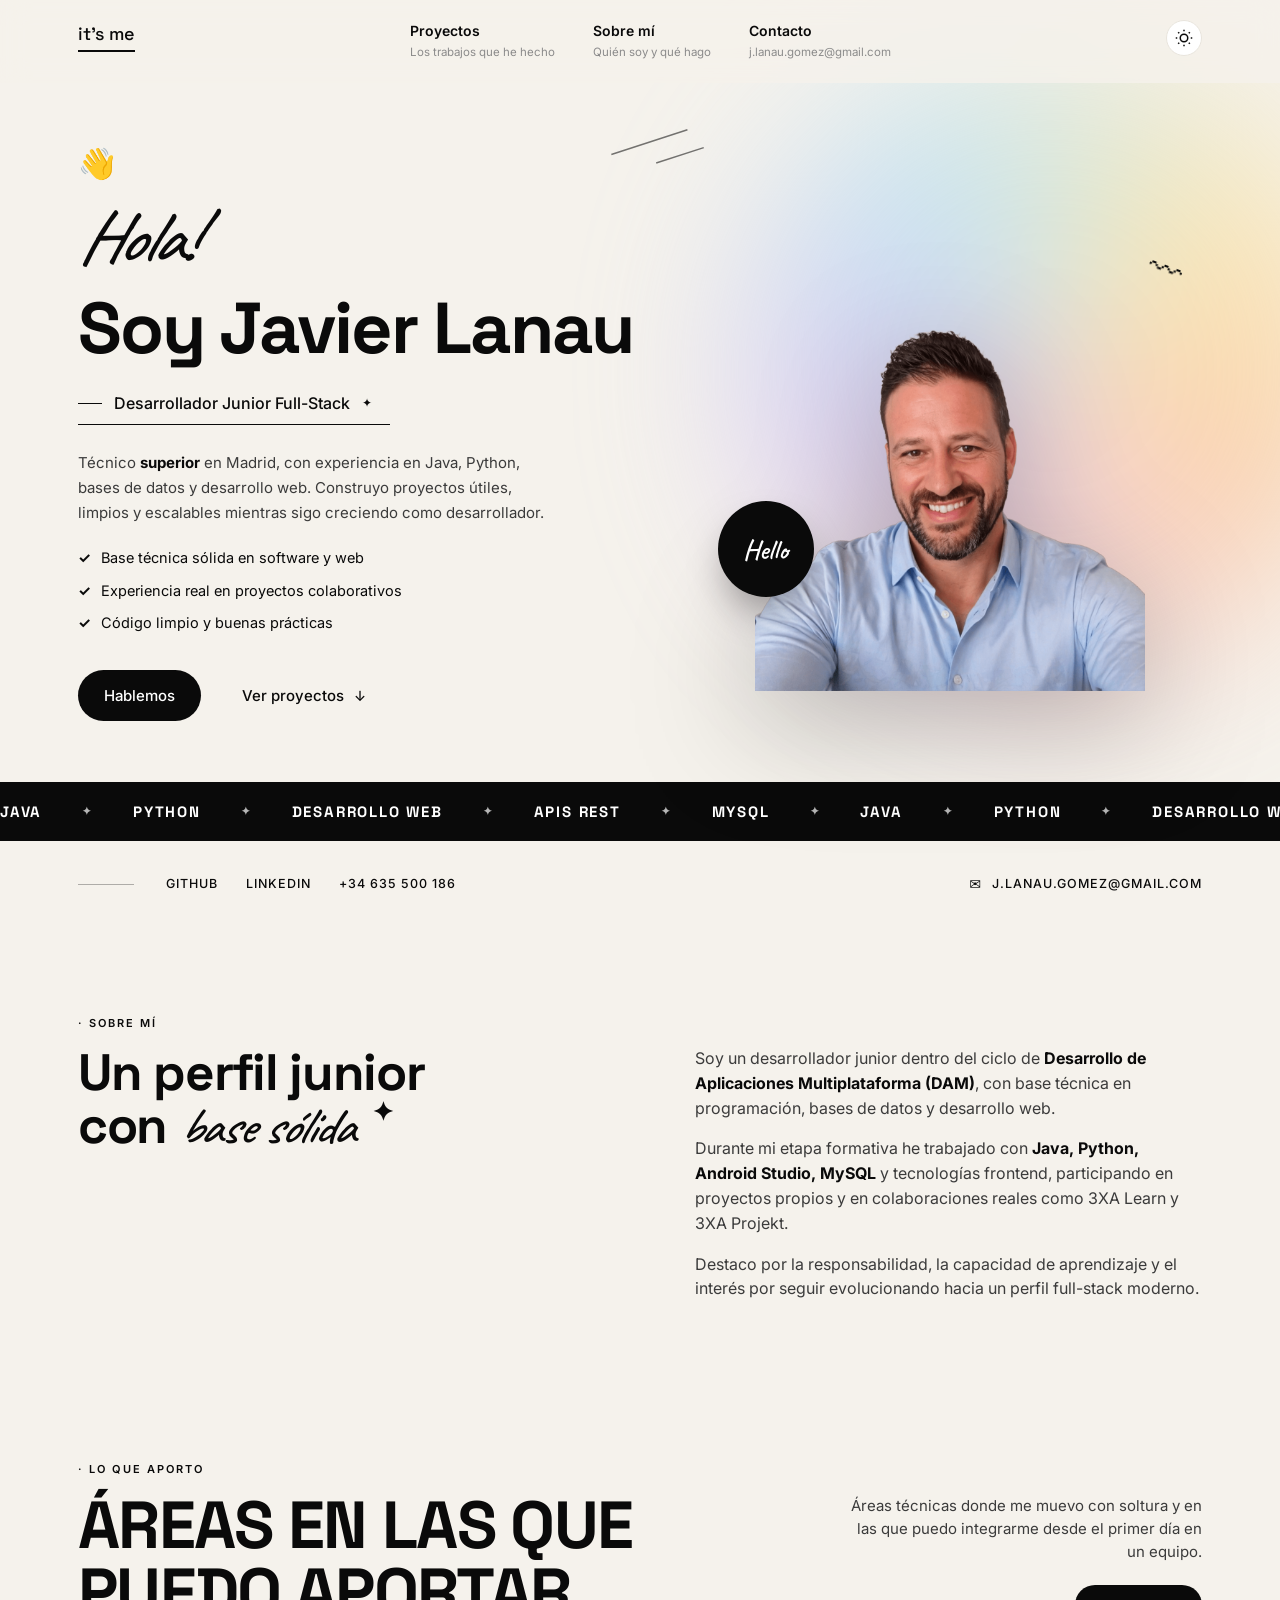
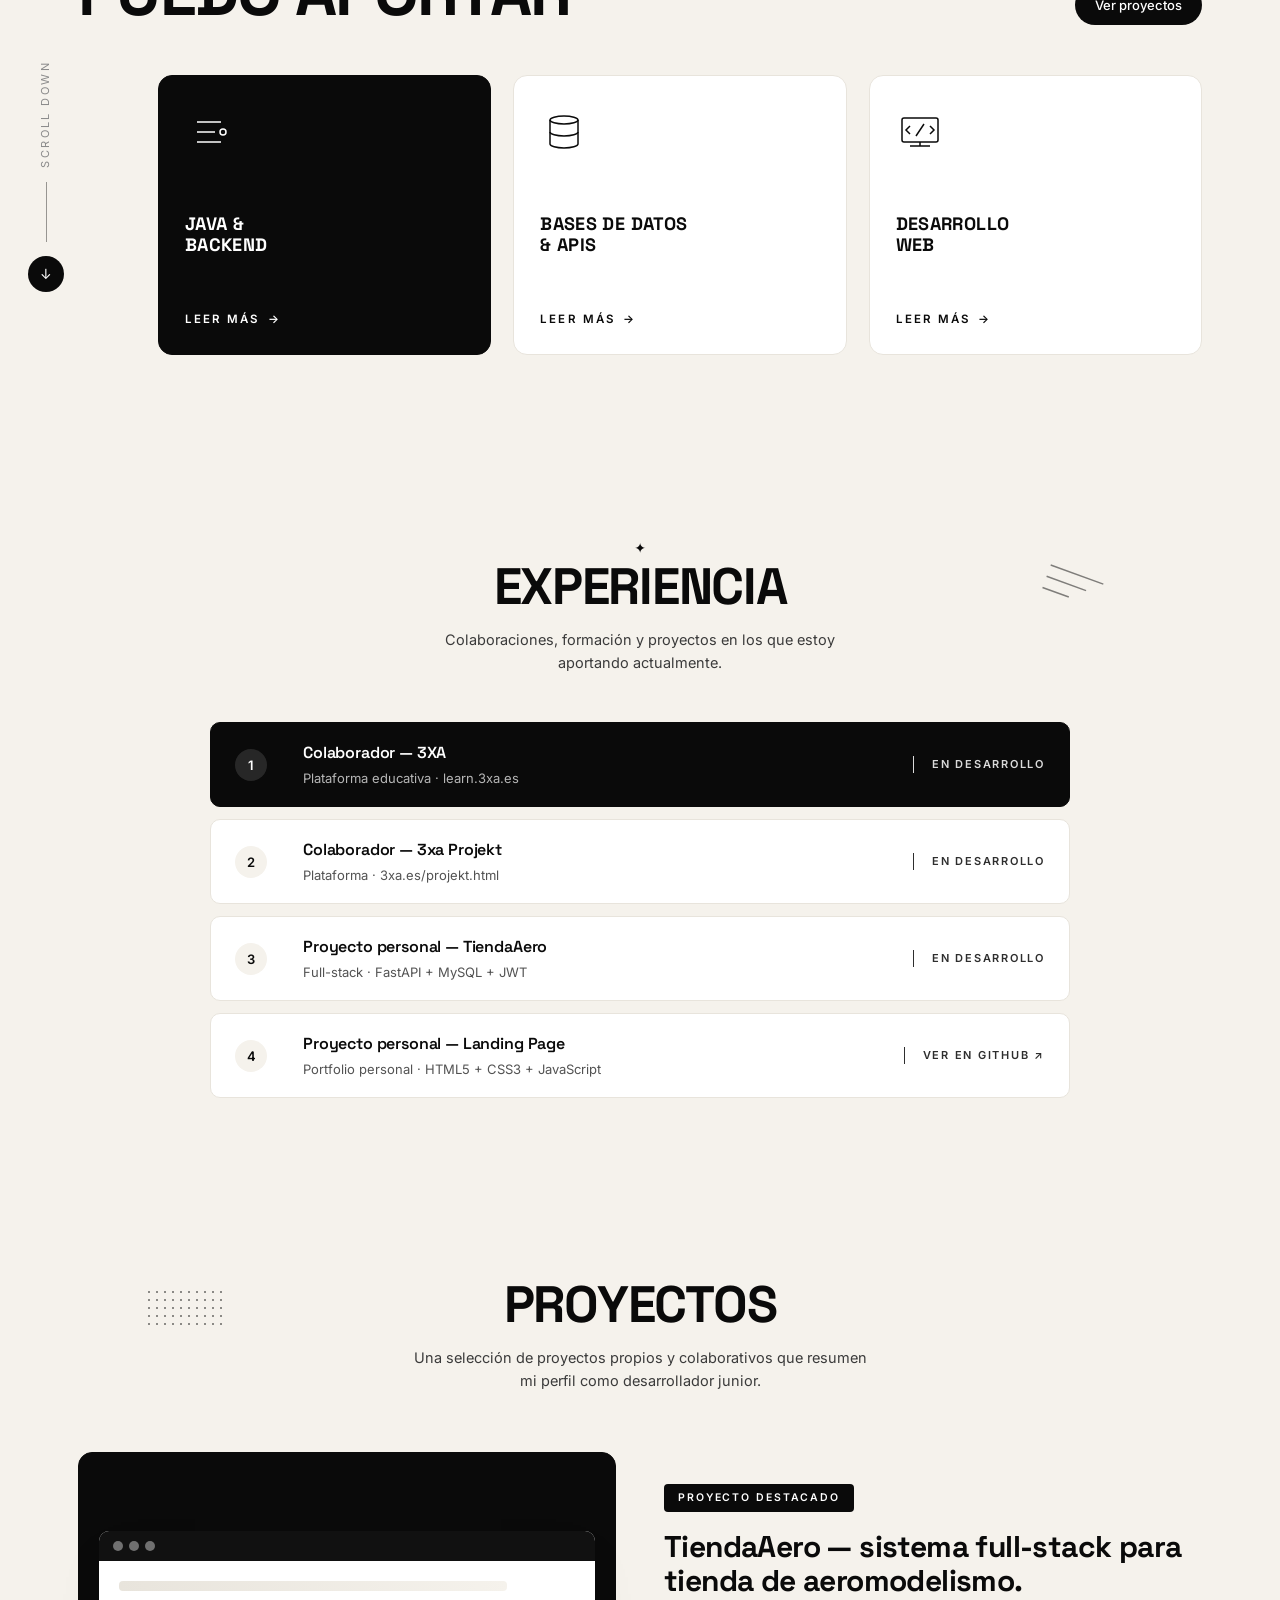
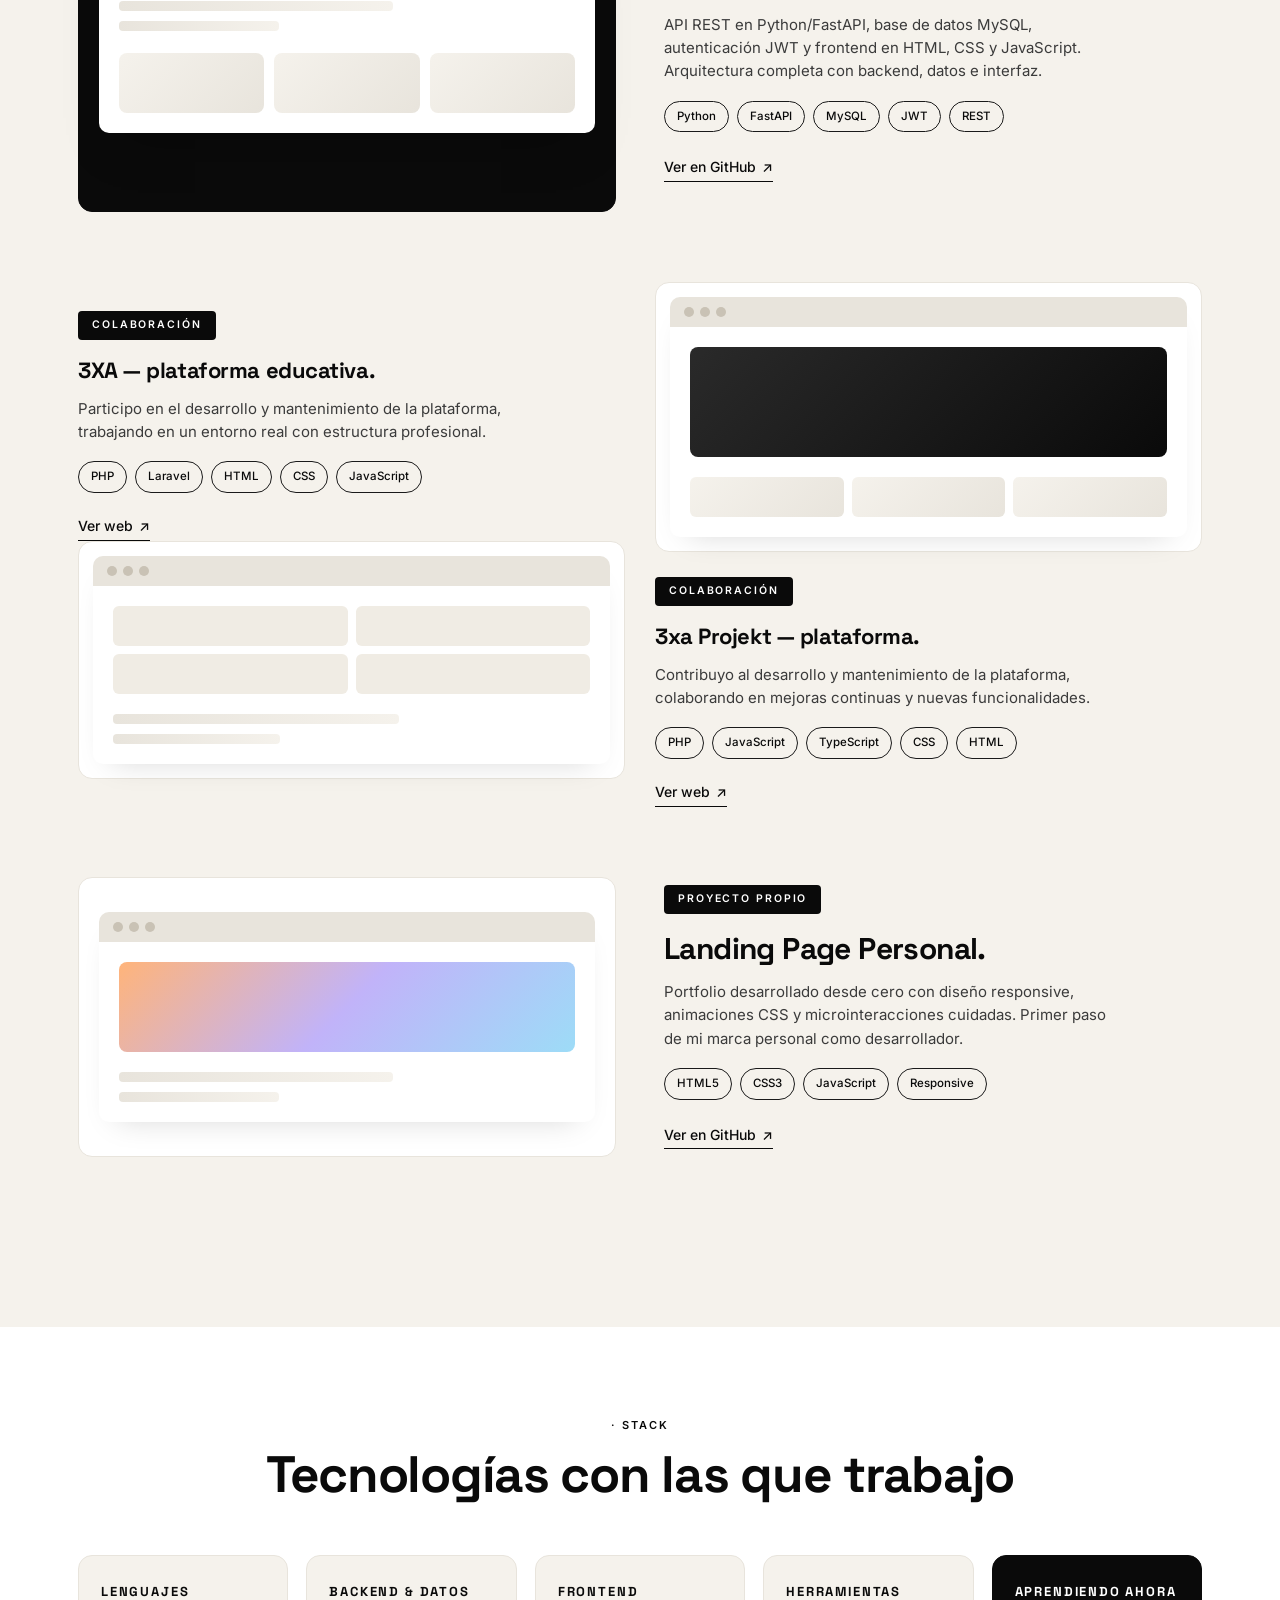
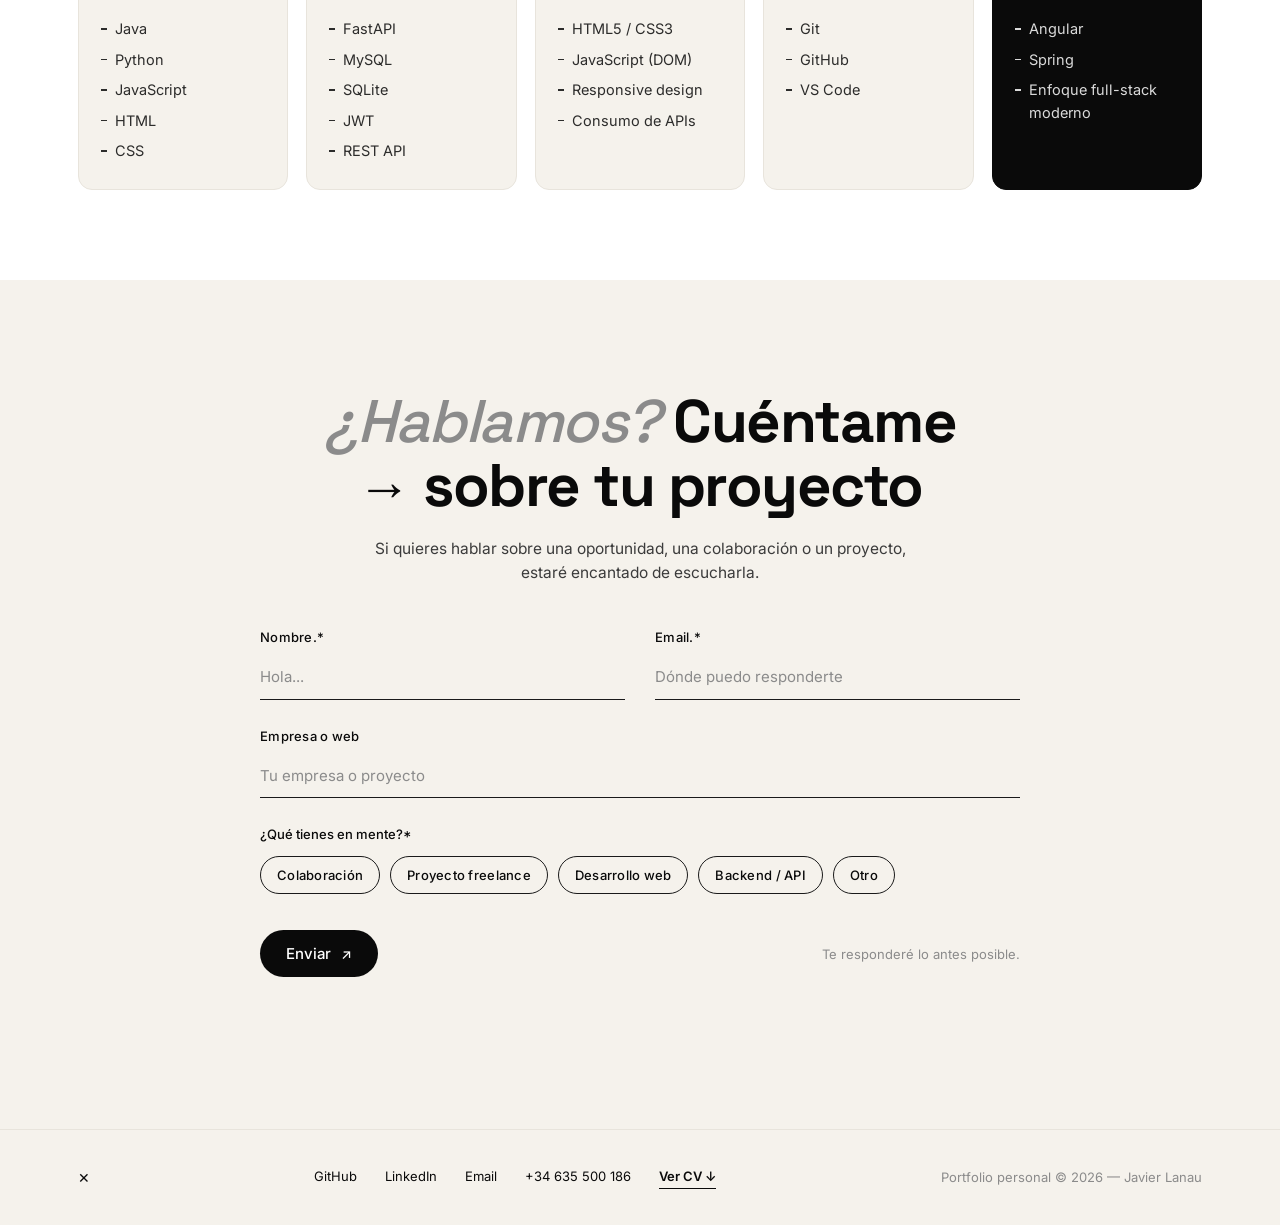
<file: index.html>
<!DOCTYPE html>
<html lang="es">
<head>
    <meta charset="UTF-8">
    <meta name="viewport" content="width=device-width, initial-scale=1.0">
    <meta name="description" content="Portfolio de Javier Lanau, Técnico Superior con experiencia en Java, Python, desarrollo web, APIs y bases de datos.">
    <meta name="keywords" content="javier lanau, desarrollador junior, DAM, java, python, desarrollo web, full stack junior, portfolio programador">
    <title>Javier Lanau | Desarrollador Junior Web y Software</title>
    
    <!-- Fuentes -->
    <link rel="preconnect" href="https://fonts.googleapis.com">
    <link rel="preconnect" href="https://fonts.gstatic.com" crossorigin>
    <link href="https://fonts.googleapis.com/css2?family=Inter:wght@400;500;600;700&family=Space+Grotesk:wght@500;700&family=Caveat:wght@500;700&display=swap" rel="stylesheet">
    
    <!-- Estilos -->
    <link rel="stylesheet" href="styles.css">
</head>
<body>

    <!-- Barra de progreso de lectura -->
    <div id="progress-bar" class="progress-bar" aria-hidden="true"></div>

    <!-- ===== HEADER (Navegación fija) ===== -->
    <header>
        <nav class="nav">
            <!-- Logo -->
            <a href="#home" class="logo">
                it's me
                <span class="logo-underline"></span>
            </a>

            <!-- Enlaces de navegación -->
            <ul class="nav-links" id="nav-links">
                <li>
                    <a href="#projects">
                        <span class="nav-title">Proyectos</span>
                        <span class="nav-sub">Los trabajos que he hecho</span>
                    </a>
                </li>
                <li>
                    <a href="#about">
                        <span class="nav-title">Sobre mí</span>
                        <span class="nav-sub">Quién soy y qué hago</span>
                    </a>
                </li>
                <li>
                    <a href="#contact">
                        <span class="nav-title">Contacto</span>
                        <span class="nav-sub">j.lanau.gomez@gmail.com</span>
                    </a>
                </li>
            </ul>

            <!-- Botón dark mode -->
            <button class="btn-tema" id="btn-tema" aria-label="Activar modo oscuro" title="Cambiar tema">
                <svg class="icon-sun" viewBox="0 0 24 24" fill="none" stroke="currentColor" stroke-width="2" width="18" height="18">
                    <circle cx="12" cy="12" r="5"/>
                    <line x1="12" y1="1" x2="12" y2="3"/><line x1="12" y1="21" x2="12" y2="23"/>
                    <line x1="4.22" y1="4.22" x2="5.64" y2="5.64"/><line x1="18.36" y1="18.36" x2="19.78" y2="19.78"/>
                    <line x1="1" y1="12" x2="3" y2="12"/><line x1="21" y1="12" x2="23" y2="12"/>
                    <line x1="4.22" y1="19.78" x2="5.64" y2="18.36"/><line x1="18.36" y1="5.64" x2="19.78" y2="4.22"/>
                </svg>
                <svg class="icon-moon" viewBox="0 0 24 24" fill="none" stroke="currentColor" stroke-width="2" width="18" height="18">
                    <path d="M21 12.79A9 9 0 1 1 11.21 3 7 7 0 0 0 21 12.79z"/>
                </svg>
            </button>

            <!-- Botón hamburguesa móvil -->
            <button class="menu-toggle" id="menu-toggle" aria-label="Abrir menú">
                <span></span>
                <span></span>
                <span></span>
            </button>
        </nav>
    </header>

    <!-- ===== SECCIÓN HERO (Presentación principal) ===== -->
    <section class="hero" id="home">
        <!-- Degradado decorativo de fondo -->
        <div class="hero-gradient" aria-hidden="true"></div>
        <!-- Líneas decorativas -->
        <div class="hero-decor-lines" aria-hidden="true"></div>

        <div class="hero-inner">
            <!-- Texto principal -->
            <div class="hero-text">
                <!-- Emoji saludo -->
                <span class="hero-wave" aria-hidden="true">👋</span>
                
                <!-- Título principal -->
                <h1 class="hero-title">
                    <span class="hero-hello">Hola!</span>
                    <span class="hero-name">Soy Javier Lanau</span>
                </h1>

                <!-- Rol/puesto -->
                <div class="hero-role">
                    <span class="hero-role-line"></span>
                    <span class="hero-role-text">Desarrollador Junior Full-Stack</span>
                    <span class="hero-role-star" aria-hidden="true">✦</span>
                </div>

                <!-- Descripción breve -->
                <p class="hero-desc">
                    Técnico <strong>superior</strong> en Madrid, con experiencia en Java, Python, bases de datos y desarrollo web. Construyo proyectos útiles, limpios y escalables mientras sigo creciendo como desarrollador.
                </p>

                <!-- Lista de características -->
                <ul class="hero-checks">
                    <li><span class="check">✓</span> Base técnica sólida en software y web</li>
                    <li><span class="check">✓</span> Experiencia real en proyectos colaborativos</li>
                    <li><span class="check">✓</span> Código limpio y buenas prácticas</li>
                </ul>

                <!-- Botones de acción -->
                <div class="hero-ctas">
                    <a href="#contact" class="btn btn-dark">Hablemos</a>
                    <a href="#projects" class="btn btn-ghost">
                        Ver proyectos <span class="btn-arrow">↓</span>
                    </a>
                </div>
            </div>

            <!-- Foto y elementos visuales -->
            <div class="hero-visual">
                <img src="JavierLanau2.png" alt="Javier Lanau" class="hero-photo">
                <!-- Badge circular "Hello" -->
                <div class="hero-hello-badge" aria-hidden="true">
                    <span>Hello</span>
                </div>
                <!-- Decoración ondulada -->
                <span class="hero-squiggle" aria-hidden="true">〰</span>
            </div>
        </div>

        <!-- Franja de habilidades animada -->
        <div class="skills-strip">
            <div class="skills-track">
                <span>JAVA</span><span class="dot">✦</span>
                <span>PYTHON</span><span class="dot">✦</span>
                <span>DESARROLLO WEB</span><span class="dot">✦</span>
                <span>APIS REST</span><span class="dot">✦</span>
                <span>MYSQL</span><span class="dot">✦</span>
                <!-- Duplicado para animación infinita -->
                <span>JAVA</span><span class="dot">✦</span>
                <span>PYTHON</span><span class="dot">✦</span>
                <span>DESARROLLO WEB</span><span class="dot">✦</span>
                <span>APIS REST</span><span class="dot">✦</span>
                <span>MYSQL</span><span class="dot">✦</span>
            </div>
        </div>

        <!-- Redes sociales y contacto -->
        <div class="hero-social">
            <div class="hero-social-left">
                <a href="https://github.com/JavierLanauGomez" target="_blank" rel="noopener">GitHub</a>
                <a href="https://www.linkedin.com/feed/" target="_blank" rel="noopener">LinkedIn</a>
                <a href="tel:+34635500186">+34 635 500 186</a>
            </div>
            <div class="hero-social-right">
                <span class="mail-icon">✉</span>
                <a href="mailto:j.lanau.gomez@gmail.com">J.LANAU.GOMEZ@GMAIL.COM</a>
            </div>
        </div>
    </section>

    <!-- ===== SECCIÓN SOBRE MÍ ===== -->
    <section class="about" id="about">
        <div class="container">
            <div class="section-tag">· SOBRE MÍ</div>
            
            <div class="about-grid">
                <!-- Título de sección -->
                <h2 class="section-title">
                    Un perfil junior<br>
                    con <em>base sólida</em> <span class="star" aria-hidden="true">✦</span>
                </h2>
                
                <!-- Texto descriptivo -->
                <div class="about-text">
                    <p>
                        Soy un desarrollador junior dentro del ciclo de <strong>Desarrollo de Aplicaciones Multiplataforma (DAM)</strong>, con base técnica en programación, bases de datos y desarrollo web.
                    </p>
                    <p>
                        Durante mi etapa formativa he trabajado con <strong>Java, Python, Android Studio, MySQL</strong> y tecnologías frontend, participando en proyectos propios y en colaboraciones reales como 3XA Learn y 3XA Projekt.
                    </p>
                    <p>
                        Destaco por la responsabilidad, la capacidad de aprendizaje y el interés por seguir evolucionando hacia un perfil full-stack moderno.
                    </p>
                </div>
            </div>
        </div>
    </section>

    <!-- ===== SECCIÓN ÁREAS DE TRABAJO ===== -->
    <section class="offering" id="services">
        <div class="container">
            <!-- Encabezado de sección -->
            <div class="offering-head">
                <div>
                    <div class="section-tag">· LO QUE APORTO</div>
                    <h2 class="section-title big">
                        ÁREAS EN LAS QUE<br>PUEDO APORTAR
                    </h2>
                </div>
                <div class="offering-intro">
                    <p>Áreas técnicas donde me muevo con soltura y en las que puedo integrarme desde el primer día en un equipo.</p>
                    <a href="#projects" class="btn btn-dark small">Ver proyectos</a>
                </div>
            </div>

            <!-- Indicador de scroll lateral -->
            <div class="offering-rail">
                <span class="offering-scroll-label">SCROLL DOWN</span>
                <span class="offering-line"></span>
                <span class="offering-arrow">↓</span>
            </div>

            <!-- Grid de tarjetas de servicios -->
            <div class="offering-grid">
                <!-- Tarjeta 1: Java & Backend -->
                <article class="offer-card offer-card-dark fade-in">
                    <div class="offer-icon">
                        <svg viewBox="0 0 48 48" fill="none" stroke="currentColor" stroke-width="1.5">
                            <path d="M12 14h24M12 24h18M12 34h24"/>
                            <circle cx="38" cy="24" r="3"/>
                        </svg>
                    </div>
                    <h3>JAVA &<br>BACKEND</h3>
                    <a href="#projects" class="offer-link">LEER MÁS <span>→</span></a>
                </article>

                <!-- Tarjeta 2: Bases de datos -->
                <article class="offer-card fade-in">
                    <div class="offer-icon">
                        <svg viewBox="0 0 48 48" fill="none" stroke="currentColor" stroke-width="1.5">
                            <ellipse cx="24" cy="12" rx="14" ry="4"/>
                            <path d="M10 12v12c0 2.2 6.3 4 14 4s14-1.8 14-4V12"/>
                            <path d="M10 24v12c0 2.2 6.3 4 14 4s14-1.8 14-4V24"/>
                        </svg>
                    </div>
                    <h3>BASES DE DATOS<br>& APIS</h3>
                    <a href="#projects" class="offer-link">LEER MÁS <span>→</span></a>
                </article>

                <!-- Tarjeta 3: Desarrollo Web -->
                <article class="offer-card fade-in">
                    <div class="offer-icon">
                        <svg viewBox="0 0 48 48" fill="none" stroke="currentColor" stroke-width="1.5">
                            <rect x="6" y="10" width="36" height="24" rx="2"/>
                            <path d="M14 38h20M24 34v4"/>
                            <path d="M14 18l-4 4 4 4M34 18l4 4-4 4M28 16l-8 12"/>
                        </svg>
                    </div>
                    <h3>DESARROLLO<br>WEB</h3>
                    <a href="#projects" class="offer-link">LEER MÁS <span>→</span></a>
                </article>
            </div>
        </div>
    </section>

    <!-- ===== SECCIÓN EXPERIENCIA ===== -->
    <section class="experience">
        <div class="container">
            <!-- Encabezado -->
            <div class="exp-head">
                <span class="exp-star" aria-hidden="true">✦</span>
                <h2 class="section-title centered">EXPERIENCIA</h2>
                <p class="exp-intro">Colaboraciones, formación y proyectos en los que estoy aportando actualmente.</p>
                <span class="exp-lines" aria-hidden="true"></span>
            </div>

            <!-- Lista de experiencias -->
            <ul class="exp-list">
                <li class="exp-item exp-item-dark fade-in">
                    <span class="exp-num">1</span>
                    <div class="exp-body">
                        <h3>Colaborador — 3XA</h3>
                        <p>Plataforma educativa · learn.3xa.es</p>
                    </div>
                    <span class="exp-duration">EN DESARROLLO</span>
                </li>
                
                <li class="exp-item fade-in">
                    <span class="exp-num">2</span>
                    <div class="exp-body">
                        <h3>Colaborador — 3xa Projekt</h3>
                        <p>Plataforma · 3xa.es/projekt.html</p>
                    </div>
                    <span class="exp-duration">EN DESARROLLO</span>
                </li>
                
                <li class="exp-item fade-in">
                    <span class="exp-num">3</span>
                    <div class="exp-body">
                        <h3>Proyecto personal — TiendaAero</h3>
                        <p>Full-stack · FastAPI + MySQL + JWT</p>
                    </div>
                    <span class="exp-duration">EN DESARROLLO</span>
                </li>
                
                <li class="exp-item fade-in">
                    <span class="exp-num">4</span>
                    <div class="exp-body">
                        <h3>Proyecto personal — Landing Page</h3>
                        <p>Portfolio personal · HTML5 + CSS3 + JavaScript</p>
                    </div>
                    <a href="https://github.com/JavierLanauGomez/Landing-Page" target="_blank" rel="noopener" class="exp-duration exp-link">VER EN GITHUB ↗</a>
                </li>
            </ul>
        </div>
    </section>

    <!-- ===== SECCIÓN PROYECTOS ===== -->
    <section class="case-study" id="projects">
        <div class="container">
            <!-- Encabezado -->
            <div class="cs-head">
                <span class="cs-dots" aria-hidden="true"></span>
                <h2 class="section-title centered">PROYECTOS</h2>
                <p class="cs-intro">Una selección de proyectos propios y colaborativos que resumen mi perfil como desarrollador junior.</p>
            </div>

            <!-- Proyecto destacado: TiendaAero -->
            <div class="cs-row cs-featured fade-in">
                <!-- Preview/mockup del proyecto -->
                <div class="cs-preview cs-preview-dark">
                    <div class="cs-mock">
                        <div class="cs-mock-bar">
                            <span></span><span></span><span></span>
                        </div>
                        <div class="cs-mock-body">
                            <div class="cs-mock-line long"></div>
                            <div class="cs-mock-line med"></div>
                            <div class="cs-mock-line short"></div>
                            <div class="cs-mock-cards">
                                <div class="cs-mock-card"></div>
                                <div class="cs-mock-card"></div>
                                <div class="cs-mock-card"></div>
                            </div>
                        </div>
                    </div>
                </div>
                
                <!-- Información del proyecto -->
                <div class="cs-info">
                    <span class="cs-tag">PROYECTO DESTACADO</span>
                    <h3>TiendaAero — sistema full-stack para tienda de aeromodelismo.</h3>
                    <p>API REST en Python/FastAPI, base de datos MySQL, autenticación JWT y frontend en HTML, CSS y JavaScript. Arquitectura completa con backend, datos e interfaz.</p>
                    <div class="cs-tech">
                        <span>Python</span>
                        <span>FastAPI</span>
                        <span>MySQL</span>
                        <span>JWT</span>
                        <span>REST</span>
                    </div>
                    <a href="https://github.com/JavierLanauGomez/TiendaAero" target="_blank" rel="noopener" class="cs-link">Ver en GitHub <span>↗</span></a>
                </div>
            </div>

            <!-- Proyectos en dos columnas: 3XA + 3XATV -->
            <div class="cs-two-col">
                <!-- Proyecto 3XA -->
                <article class="cs-row cs-small fade-in">
                    <div class="cs-info">
                        <span class="cs-tag">COLABORACIÓN</span>
                        <h3>3XA — plataforma educativa.</h3>
                        <p>Participo en el desarrollo y mantenimiento de la plataforma, trabajando en un entorno real con estructura profesional.</p>
                        <div class="cs-tech">
                            <span>PHP</span>
                            <span>Laravel</span>
                            <span>HTML</span>
                            <span>CSS</span>
                            <span>JavaScript</span>
                        </div>
                        <div class="cs-links-row">
                            <a href="https://learn.3xa.es/" target="_blank" rel="noopener" class="cs-link">Ver web <span>↗</span></a>
                            
                    </div>
                    <div class="cs-preview">
                        <div class="cs-mock light">
                            <div class="cs-mock-bar light">
                                <span></span><span></span><span></span>
                            </div>
                            <div class="cs-mock-body">
                                <div class="cs-mock-grid">
                                    <div></div><div></div><div></div><div></div>
                                </div>
                                <div class="cs-mock-line med"></div>
                                <div class="cs-mock-line short"></div>
                            </div>
                        </div>
                    </div>
                </article>

                <!-- Proyecto 3XA Projekt -->
                <article class="cs-row cs-small fade-in">
                    <div class="cs-preview">
                        <div class="cs-mock light">
                            <div class="cs-mock-bar light">
                                <span></span><span></span><span></span>
                            </div>
                            <div class="cs-mock-body">
                                <div class="cs-mock-video"></div>
                                <div class="cs-mock-row">
                                    <div class="cs-mock-thumb"></div>
                                    <div class="cs-mock-thumb"></div>
                                    <div class="cs-mock-thumb"></div>
                                </div>
                            </div>
                        </div>
                    </div>
                    <div class="cs-info">
                        <span class="cs-tag">COLABORACIÓN</span>
                        <h3>3xa Projekt — plataforma.</h3>
                        <p>Contribuyo al desarrollo y mantenimiento de la plataforma, colaborando en mejoras continuas y nuevas funcionalidades.</p>
                        <div class="cs-tech">
                            <span>PHP</span>
                            <span>JavaScript</span>
                            <span>TypeScript</span>
                            <span>CSS</span>
                            <span>HTML</span>
                        </div>
                        <div class="cs-links-row">
                            <a href="https://3xa.es/projekt.html" target="_blank" rel="noopener" class="cs-link">Ver web <span>↗</span></a>
                        </div>
                    </div>
                </article>
            </div>

            <!-- Landing Page Personal -->
            <div class="cs-row cs-reverse fade-in">
                <div class="cs-info">
                    <span class="cs-tag">PROYECTO PROPIO</span>
                    <h3>Landing Page Personal.</h3>
                    <p>Portfolio desarrollado desde cero con diseño responsive, animaciones CSS y microinteracciones cuidadas. Primer paso de mi marca personal como desarrollador.</p>
                    <div class="cs-tech">
                        <span>HTML5</span>
                        <span>CSS3</span>
                        <span>JavaScript</span>
                        <span>Responsive</span>
                    </div>
                    <a href="https://github.com/JavierLanauGomez/Landing-Page" target="_blank" rel="noopener" class="cs-link">Ver en GitHub <span>↗</span></a>
                </div>
                <div class="cs-preview">
                    <div class="cs-mock light">
                        <div class="cs-mock-bar light">
                            <span></span><span></span><span></span>
                        </div>
                        <div class="cs-mock-body">
                            <div class="cs-mock-hero"></div>
                            <div class="cs-mock-line med"></div>
                            <div class="cs-mock-line short"></div>
                        </div>
                    </div>
                </div>
            </div>
        </div>
    </section>

    <!-- ===== SECCIÓN STACK TECNOLÓGICO ===== -->
    <section class="stack">
        <div class="container">
            <div class="section-tag centered">· STACK</div>
            <h2 class="section-title centered">Tecnologías con las que trabajo</h2>

            <div class="stack-grid">
                <!-- Lenguajes de programación -->
                <div class="stack-col fade-in">
                    <h4>Lenguajes</h4>
                    <ul>
                        <li>Java</li>
                        <li>Python</li>
                        <li>JavaScript</li>
                        <li>HTML</li>
                        <li>CSS</li>
                    </ul>
                </div>
                
                <!-- Backend y bases de datos -->
                <div class="stack-col fade-in">
                    <h4>Backend &amp; datos</h4>
                    <ul>
                        <li>FastAPI</li>
                        <li>MySQL</li>
                        <li>SQLite</li>
                        <li>JWT</li>
                        <li>REST API</li>
                    </ul>
                </div>
                
                <!-- Frontend -->
                <div class="stack-col fade-in">
                    <h4>Frontend</h4>
                    <ul>
                        <li>HTML5 / CSS3</li>
                        <li>JavaScript (DOM)</li>
                        <li>Responsive design</li>
                        <li>Consumo de APIs</li>
                    </ul>
                </div>
                
                <!-- Herramientas -->
                <div class="stack-col fade-in">
                    <h4>Herramientas</h4>
                    <ul>
                        <li>Git</li>
                        <li>GitHub</li>
                        <li>VS Code</li>
                    </ul>
                </div>
                
                <!-- Aprendiendo actualmente -->
                <div class="stack-col stack-col-dark fade-in">
                    <h4>Aprendiendo ahora</h4>
                    <ul>

                        <li>Angular</li>
                        <li>Spring</li>
                        <li>Enfoque full-stack moderno</li>  
                        
                    </ul>
                </div>
            </div>
        </div>
    </section>

    <!-- ===== SECCIÓN CONTACTO ===== -->
    <section class="contact" id="contact">
        <div class="container">
            <!-- Título de contacto -->
            <h2 class="contact-title">
                <span class="contact-soft">¿Hablamos?</span> Cuéntame<br>
                <span class="contact-arrow">→</span> sobre tu proyecto
            </h2>
            <p class="contact-sub">Si quieres hablar sobre una oportunidad, una colaboración o un proyecto, estaré encantado de escucharla.</p>

            <!-- Formulario de contacto -->
            <form class="contact-form" id="contact-form">
                <!-- Fila: Nombre y Email -->
                <div class="form-row">
                    <label>
                        <span>Nombre.*</span>
                        <input type="text" name="nombre" placeholder="Hola..." required>
                    </label>
                    <label>
                        <span>Email.*</span>
                        <input type="email" name="email" placeholder="Dónde puedo responderte" required>
                    </label>
                </div>
                
                <!-- Empresa o web (opcional) -->
                <label class="form-full">
                    <span>Empresa o web</span>
                    <input type="text" name="empresa" placeholder="Tu empresa o proyecto">
                </label>

                <!-- Chips de temas -->
                <div class="form-chips">
                    <span class="form-chips-label">¿Qué tienes en mente?*</span>
                    <div class="form-chips-list">
                        <label class="chip">
                            <input type="checkbox" name="tema" value="Colaboración">
                            <span>Colaboración</span>
                        </label>
                        <label class="chip">
                            <input type="checkbox" name="tema" value="Proyecto freelance">
                            <span>Proyecto freelance</span>
                        </label>
                        <label class="chip">
                            <input type="checkbox" name="tema" value="Desarrollo web">
                            <span>Desarrollo web</span>
                        </label>
                        <label class="chip">
                            <input type="checkbox" name="tema" value="Backend / API">
                            <span>Backend / API</span>
                        </label>
                        <label class="chip">
                            <input type="checkbox" name="tema" value="Otro">
                            <span>Otro</span>
                        </label>
                    </div>
                </div>

                <!-- Botón de envío -->
                <div class="form-submit">
                    <button type="submit" class="btn btn-dark" id="form-btn">
                        Enviar <span class="btn-arrow">↗</span>
                    </button>
                    <span class="form-note">Te responderé lo antes posible.</span>
                </div>
                
                <!-- Resultado del formulario -->
                <div id="form-result" class="form-result"></div>
                
                <!-- Campos ocultos de Web3Forms -->
                <input type="hidden" name="access_key" value="cb660904-2374-4b1f-8712-8b3037e7a482">
                <input type="hidden" name="subject" value="Nuevo mensaje desde tu portfolio">
                <input type="hidden" name="from_name" value="Portfolio Contact">
            </form>
        </div>
    </section>

    <!-- ===== FOOTER ===== -->
    <footer>
        <div class="container footer-inner">
            <span class="footer-x" aria-hidden="true">✕</span>
            
            <!-- Enlaces del footer -->
            <div class="footer-links">
                <a href="https://github.com/JavierLanauGomez" target="_blank" rel="noopener">GitHub</a>
                <a href="https://www.linkedin.com/feed/" target="_blank" rel="noopener">LinkedIn</a>
                <a href="mailto:j.lanau.gomez@gmail.com">Email</a>
                <a href="tel:+34635500186">+34 635 500 186</a>
                <a href="cv.html" target="_blank" rel="noopener" class="footer-cv">Ver CV ↓</a>
            </div>
            
            <!-- Copyright -->
            <span class="footer-copy">Portfolio personal © 2026 — Javier Lanau</span>
        </div>
    </footer>

    <!-- Botón volver arriba -->
    <button class="btn-arriba" id="btn-arriba" aria-label="Volver arriba">↑</button>

    <!-- Script JavaScript -->
    <script src="script.js"></script>
</body>
</html>
</file>
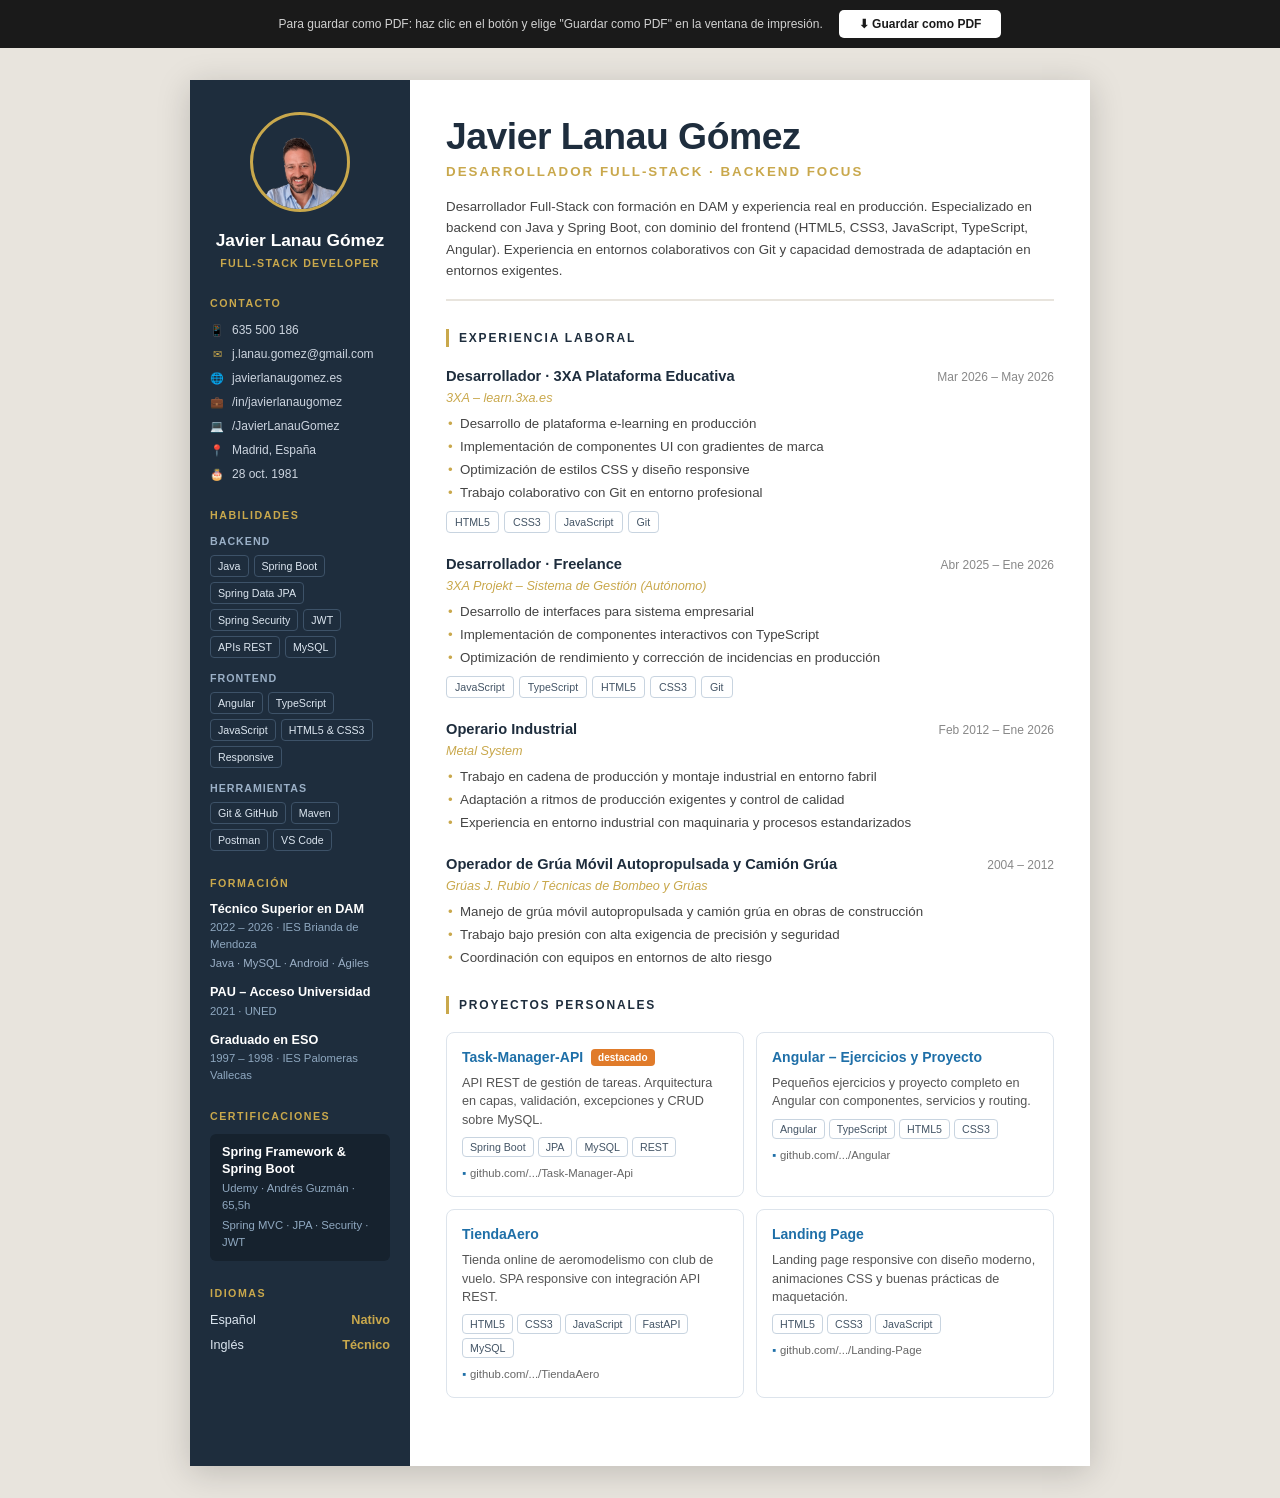
<file: cv.html>
<!DOCTYPE html>
<html lang="es">
<head>
    <meta charset="UTF-8">
    <meta name="viewport" content="width=device-width, initial-scale=1.0">
    <title>CV — Javier Lanau Gómez | Full-Stack Developer</title>
    <style>
        * { box-sizing: border-box; margin: 0; padding: 0; }

        body {
            font-family: Arial, Helvetica, sans-serif;
            font-size: 10.5pt;
            line-height: 1.5;
            color: #1a1a1a;
            background: #e8e4dd;
        }

        /* ── Print bar ── */
        .print-bar {
            position: sticky;
            top: 0;
            z-index: 10;
            background: #1a1a1a;
            color: #fff;
            text-align: center;
            padding: 10px 20px;
            display: flex;
            align-items: center;
            justify-content: center;
            gap: 16px;
        }
        .print-bar p { font-size: 12px; opacity: 0.8; }
        .print-btn {
            background: #fff;
            color: #1a1a1a;
            border: none;
            border-radius: 5px;
            padding: 7px 20px;
            font-size: 12px;
            font-weight: 700;
            cursor: pointer;
            transition: opacity 0.2s;
        }
        .print-btn:hover { opacity: 0.8; }

        /* ── CV wrapper ── */
        .cv {
            max-width: 900px;
            margin: 32px auto;
            display: grid;
            grid-template-columns: 220px 1fr;
            box-shadow: 0 6px 32px rgba(0,0,0,0.18);
        }

        /* ══════════════ SIDEBAR ══════════════ */
        .sidebar {
            background: #1e2d3d;
            color: #e0e6ef;
            padding: 32px 20px;
            display: flex;
            flex-direction: column;
            gap: 24px;
        }

        /* Photo + name block */
        .sidebar-profile {
            text-align: center;
        }
        .sidebar-photo {
            width: 100px;
            height: 100px;
            border-radius: 50%;
            object-fit: cover;
            border: 3px solid #c9a84c;
            margin-bottom: 12px;
        }
        .sidebar-name {
            font-size: 13pt;
            font-weight: 700;
            color: #fff;
            line-height: 1.2;
        }
        .sidebar-role {
            font-size: 8pt;
            font-weight: 700;
            color: #c9a84c;
            letter-spacing: 1.2px;
            text-transform: uppercase;
            margin-top: 4px;
        }

        /* Sidebar section title */
        .sb-title {
            font-size: 8pt;
            font-weight: 700;
            text-transform: uppercase;
            letter-spacing: 1.5px;
            color: #c9a84c;
            margin-bottom: 10px;
        }

        /* Contact */
        .contact-list {
            list-style: none;
            display: flex;
            flex-direction: column;
            gap: 6px;
        }
        .contact-list li {
            display: flex;
            align-items: center;
            gap: 8px;
            font-size: 9pt;
            color: #ccd4df;
        }
        .contact-list .icon {
            font-size: 11px;
            width: 14px;
            text-align: center;
            flex-shrink: 0;
            color: #c9a84c;
        }
        .contact-list a {
            color: #ccd4df;
            text-decoration: none;
        }
        .contact-list a:hover { color: #fff; }

        /* Skills */
        .skill-category {
            margin-bottom: 12px;
        }
        .skill-category:last-child { margin-bottom: 0; }
        .skill-cat-label {
            font-size: 8pt;
            font-weight: 700;
            color: #9bb0c7;
            text-transform: uppercase;
            letter-spacing: 1px;
            margin-bottom: 6px;
        }
        .skill-tags {
            display: flex;
            flex-wrap: wrap;
            gap: 5px;
        }
        .tag {
            font-size: 8pt;
            color: #dce6f0;
            border: 1px solid #3d5268;
            border-radius: 4px;
            padding: 2px 7px;
            white-space: nowrap;
        }

        /* Education */
        .edu-item {
            margin-bottom: 12px;
        }
        .edu-item:last-child { margin-bottom: 0; }
        .edu-title {
            font-size: 9.5pt;
            font-weight: 700;
            color: #fff;
            line-height: 1.3;
        }
        .edu-meta {
            font-size: 8.5pt;
            color: #8fa8c0;
            margin-top: 2px;
        }
        .edu-stack {
            font-size: 8.5pt;
            color: #9bb0c7;
            margin-top: 2px;
        }

        /* Certifications */
        .cert-item {
            background: #16222e;
            border-radius: 6px;
            padding: 10px 12px;
        }
        .cert-name {
            font-size: 9.5pt;
            font-weight: 700;
            color: #fff;
            line-height: 1.3;
        }
        .cert-meta {
            font-size: 8.5pt;
            color: #8fa8c0;
            margin-top: 3px;
        }

        /* Languages */
        .lang-list {
            display: flex;
            flex-direction: column;
            gap: 6px;
        }
        .lang-row {
            display: flex;
            justify-content: space-between;
            font-size: 9.5pt;
        }
        .lang-name { color: #dce6f0; }
        .lang-level { color: #c9a84c; font-weight: 700; }

        /* ══════════════ MAIN CONTENT ══════════════ */
        .main {
            background: #fff;
            padding: 36px 36px 40px;
        }

        /* Main header */
        .main-header {
            border-bottom: 2px solid #e8e4dd;
            padding-bottom: 18px;
            margin-bottom: 28px;
        }
        .main-name {
            font-size: 28pt;
            font-weight: 700;
            color: #1e2d3d;
            letter-spacing: -0.5px;
            line-height: 1.1;
        }
        .main-role {
            font-size: 10pt;
            font-weight: 700;
            color: #c9a84c;
            letter-spacing: 2px;
            text-transform: uppercase;
            margin-top: 5px;
        }
        .main-summary {
            font-size: 10pt;
            color: #444;
            margin-top: 14px;
            line-height: 1.6;
        }

        /* Section titles (right side) */
        .section {
            margin-bottom: 28px;
        }
        .section-title {
            font-size: 9pt;
            font-weight: 700;
            text-transform: uppercase;
            letter-spacing: 1.8px;
            color: #1e2d3d;
            border-left: 3px solid #c9a84c;
            padding-left: 10px;
            margin-bottom: 18px;
        }

        /* Experience */
        .exp-item {
            margin-bottom: 20px;
        }
        .exp-item:last-child { margin-bottom: 0; }
        .exp-header {
            display: flex;
            justify-content: space-between;
            align-items: baseline;
            gap: 12px;
        }
        .exp-role {
            font-size: 11pt;
            font-weight: 700;
            color: #1e2d3d;
        }
        .exp-date {
            font-size: 9pt;
            color: #888;
            white-space: nowrap;
            flex-shrink: 0;
        }
        .exp-company {
            font-size: 9.5pt;
            color: #c9a84c;
            font-style: italic;
            margin-top: 2px;
        }
        .exp-bullets {
            margin-top: 6px;
            padding-left: 0;
            list-style: none;
        }
        .exp-bullets li {
            font-size: 10pt;
            color: #444;
            padding-left: 14px;
            position: relative;
            margin-bottom: 3px;
        }
        .exp-bullets li::before {
            content: "•";
            position: absolute;
            left: 2px;
            color: #c9a84c;
        }
        .exp-tags {
            display: flex;
            flex-wrap: wrap;
            gap: 5px;
            margin-top: 8px;
        }
        .exp-tag {
            font-size: 8pt;
            color: #445566;
            border: 1px solid #c8d4e0;
            border-radius: 4px;
            padding: 2px 8px;
        }

        /* Projects grid */
        .projects-grid {
            display: grid;
            grid-template-columns: 1fr 1fr;
            gap: 12px;
        }
        .project-card {
            border: 1px solid #dde4ec;
            border-radius: 8px;
            padding: 14px 15px;
        }
        .project-header {
            display: flex;
            align-items: center;
            gap: 8px;
            margin-bottom: 6px;
        }
        .project-name {
            font-size: 10.5pt;
            font-weight: 700;
            color: #1e6fa8;
            text-decoration: none;
        }
        .project-name:hover { text-decoration: underline; }
        .badge-destacado {
            font-size: 7.5pt;
            font-weight: 700;
            color: #fff;
            background: #e07b2a;
            border-radius: 4px;
            padding: 1px 7px;
        }
        .project-desc {
            font-size: 9.5pt;
            color: #555;
            margin-bottom: 8px;
            line-height: 1.45;
        }
        .project-tags {
            display: flex;
            flex-wrap: wrap;
            gap: 4px;
            margin-bottom: 8px;
        }
        .project-tag {
            font-size: 8pt;
            color: #445566;
            border: 1px solid #c8d4e0;
            border-radius: 4px;
            padding: 1px 7px;
        }
        .project-link {
            font-size: 8.5pt;
            color: #666;
            text-decoration: none;
            display: flex;
            align-items: center;
            gap: 4px;
        }
        .project-link::before {
            content: "▪";
            color: #1e6fa8;
        }
        .project-link:hover { color: #1e6fa8; }

        /* ── Print ── */
        @media print {
            body { background: #fff; font-size: 9.5pt; }
            .print-bar { display: none; }
            .cv {
                margin: 0;
                max-width: 100%;
                box-shadow: none;
            }
            .section { page-break-inside: avoid; }
            .exp-item { page-break-inside: avoid; }
        }
    </style>
</head>
<body>

    <div class="print-bar">
        <p>Para guardar como PDF: haz clic en el botón y elige "Guardar como PDF" en la ventana de impresión.</p>
        <button class="print-btn" onclick="window.print()">⬇ Guardar como PDF</button>
    </div>

    <div class="cv">

        <!-- ══════ SIDEBAR ══════ -->
        <aside class="sidebar">

            <div class="sidebar-profile">
                <img src="JavierLanau2.png" alt="Javier Lanau Gómez" class="sidebar-photo">
                <div class="sidebar-name">Javier Lanau Gómez</div>
                <div class="sidebar-role">Full-Stack Developer</div>
            </div>

            <!-- Contacto -->
            <div>
                <div class="sb-title">Contacto</div>
                <ul class="contact-list">
                    <li><span class="icon">📱</span> 635 500 186</li>
                    <li><span class="icon">✉</span> <a href="mailto:j.lanau.gomez@gmail.com">j.lanau.gomez@gmail.com</a></li>
                    <li><span class="icon">🌐</span> <a href="https://javierlanaugomez.es" target="_blank">javierlanaugomez.es</a></li>
                    <li><span class="icon">💼</span> <a href="https://linkedin.com/in/javierlanaugomez" target="_blank">/in/javierlanaugomez</a></li>
                    <li><span class="icon">💻</span> <a href="https://github.com/JavierLanauGomez" target="_blank">/JavierLanauGomez</a></li>
                    <li><span class="icon">📍</span> Madrid, España</li>
                    <li><span class="icon">🎂</span> 28 oct. 1981</li>
                </ul>
            </div>

            <!-- Habilidades -->
            <div>
                <div class="sb-title">Habilidades</div>
                <div class="skill-category">
                    <div class="skill-cat-label">Backend</div>
                    <div class="skill-tags">
                        <span class="tag">Java</span>
                        <span class="tag">Spring Boot</span>
                        <span class="tag">Spring Data JPA</span>
                        <span class="tag">Spring Security</span>
                        <span class="tag">JWT</span>
                        <span class="tag">APIs REST</span>
                        <span class="tag">MySQL</span>
                    </div>
                </div>
                <div class="skill-category">
                    <div class="skill-cat-label">Frontend</div>
                    <div class="skill-tags">
                        <span class="tag">Angular</span>
                        <span class="tag">TypeScript</span>
                        <span class="tag">JavaScript</span>
                        <span class="tag">HTML5 &amp; CSS3</span>
                        <span class="tag">Responsive</span>
                    </div>
                </div>
                <div class="skill-category">
                    <div class="skill-cat-label">Herramientas</div>
                    <div class="skill-tags">
                        <span class="tag">Git &amp; GitHub</span>
                        <span class="tag">Maven</span>
                        <span class="tag">Postman</span>
                        <span class="tag">VS Code</span>
                    </div>
                </div>
            </div>

            <!-- Formación -->
            <div>
                <div class="sb-title">Formación</div>
                <div class="edu-item">
                    <div class="edu-title">Técnico Superior en DAM</div>
                    <div class="edu-meta">2022 – 2026 · IES Brianda de Mendoza</div>
                    <div class="edu-stack">Java · MySQL · Android · Ágiles</div>
                </div>
                <div class="edu-item">
                    <div class="edu-title">PAU – Acceso Universidad</div>
                    <div class="edu-meta">2021 · UNED</div>
                </div>
                <div class="edu-item">
                    <div class="edu-title">Graduado en ESO</div>
                    <div class="edu-meta">1997 – 1998 · IES Palomeras Vallecas</div>
                </div>
            </div>

            <!-- Certificaciones -->
            <div>
                <div class="sb-title">Certificaciones</div>
                <div class="cert-item">
                    <div class="cert-name">Spring Framework &amp; Spring Boot</div>
                    <div class="cert-meta">Udemy · Andrés Guzmán · 65,5h</div>
                    <div class="cert-meta">Spring MVC · JPA · Security · JWT</div>
                </div>
            </div>

            <!-- Idiomas -->
            <div>
                <div class="sb-title">Idiomas</div>
                <div class="lang-list">
                    <div class="lang-row">
                        <span class="lang-name">Español</span>
                        <span class="lang-level">Nativo</span>
                    </div>
                    <div class="lang-row">
                        <span class="lang-name">Inglés</span>
                        <span class="lang-level">Técnico</span>
                    </div>
                </div>
            </div>

        </aside>

        <!-- ══════ MAIN ══════ -->
        <main class="main">

            <header class="main-header">
                <div class="main-name">Javier Lanau Gómez</div>
                <div class="main-role">Desarrollador Full-Stack · Backend Focus</div>
                <p class="main-summary">
                    Desarrollador Full-Stack con formación en DAM y experiencia real en producción. Especializado en
                    backend con Java y Spring Boot, con dominio del frontend (HTML5, CSS3, JavaScript, TypeScript,
                    Angular). Experiencia en entornos colaborativos con Git y capacidad demostrada de adaptación en
                    entornos exigentes.
                </p>
            </header>

            <!-- Experiencia laboral -->
            <section class="section">
                <h2 class="section-title">Experiencia Laboral</h2>

                <div class="exp-item">
                    <div class="exp-header">
                        <span class="exp-role">Desarrollador · 3XA Plataforma Educativa</span>
                        <span class="exp-date">Mar 2026 – May 2026</span>
                    </div>
                    <div class="exp-company">3XA – learn.3xa.es</div>
                    <ul class="exp-bullets">
                        <li>Desarrollo de plataforma e-learning en producción</li>
                        <li>Implementación de componentes UI con gradientes de marca</li>
                        <li>Optimización de estilos CSS y diseño responsive</li>
                        <li>Trabajo colaborativo con Git en entorno profesional</li>
                    </ul>
                    <div class="exp-tags">
                        <span class="exp-tag">HTML5</span>
                        <span class="exp-tag">CSS3</span>
                        <span class="exp-tag">JavaScript</span>
                        <span class="exp-tag">Git</span>
                    </div>
                </div>

                <div class="exp-item">
                    <div class="exp-header">
                        <span class="exp-role">Desarrollador · Freelance</span>
                        <span class="exp-date">Abr 2025 – Ene 2026</span>
                    </div>
                    <div class="exp-company">3XA Projekt – Sistema de Gestión (Autónomo)</div>
                    <ul class="exp-bullets">
                        <li>Desarrollo de interfaces para sistema empresarial</li>
                        <li>Implementación de componentes interactivos con TypeScript</li>
                        <li>Optimización de rendimiento y corrección de incidencias en producción</li>
                    </ul>
                    <div class="exp-tags">
                        <span class="exp-tag">JavaScript</span>
                        <span class="exp-tag">TypeScript</span>
                        <span class="exp-tag">HTML5</span>
                        <span class="exp-tag">CSS3</span>
                        <span class="exp-tag">Git</span>
                    </div>
                </div>

                <div class="exp-item">
                    <div class="exp-header">
                        <span class="exp-role">Operario Industrial</span>
                        <span class="exp-date">Feb 2012 – Ene 2026</span>
                    </div>
                    <div class="exp-company">Metal System</div>
                    <ul class="exp-bullets">
                        <li>Trabajo en cadena de producción y montaje industrial en entorno fabril</li>
                        <li>Adaptación a ritmos de producción exigentes y control de calidad</li>
                        <li>Experiencia en entorno industrial con maquinaria y procesos estandarizados</li>
                    </ul>
                </div>

                <div class="exp-item">
                    <div class="exp-header">
                        <span class="exp-role">Operador de Grúa Móvil Autopropulsada y Camión Grúa</span>
                        <span class="exp-date">2004 – 2012</span>
                    </div>
                    <div class="exp-company">Grúas J. Rubio / Técnicas de Bombeo y Grúas</div>
                    <ul class="exp-bullets">
                        <li>Manejo de grúa móvil autopropulsada y camión grúa en obras de construcción</li>
                        <li>Trabajo bajo presión con alta exigencia de precisión y seguridad</li>
                        <li>Coordinación con equipos en entornos de alto riesgo</li>
                    </ul>
                </div>
            </section>

            <!-- Proyectos personales -->
            <section class="section">
                <h2 class="section-title">Proyectos Personales</h2>
                <div class="projects-grid">

                    <div class="project-card">
                        <div class="project-header">
                            <a href="https://github.com/JavierLanauGomez/Task-Manager-Api" target="_blank" class="project-name">Task-Manager-API</a>
                            <span class="badge-destacado">destacado</span>
                        </div>
                        <p class="project-desc">API REST de gestión de tareas. Arquitectura en capas, validación, excepciones y CRUD sobre MySQL.</p>
                        <div class="project-tags">
                            <span class="project-tag">Spring Boot</span>
                            <span class="project-tag">JPA</span>
                            <span class="project-tag">MySQL</span>
                            <span class="project-tag">REST</span>
                        </div>
                        <a href="https://github.com/JavierLanauGomez/Task-Manager-Api" target="_blank" class="project-link">github.com/.../Task-Manager-Api</a>
                    </div>

                    <div class="project-card">
                        <div class="project-header">
                            <a href="https://github.com/JavierLanauGomez/Angular" target="_blank" class="project-name">Angular – Ejercicios y Proyecto</a>
                        </div>
                        <p class="project-desc">Pequeños ejercicios y proyecto completo en Angular con componentes, servicios y routing.</p>
                        <div class="project-tags">
                            <span class="project-tag">Angular</span>
                            <span class="project-tag">TypeScript</span>
                            <span class="project-tag">HTML5</span>
                            <span class="project-tag">CSS3</span>
                        </div>
                        <a href="https://github.com/JavierLanauGomez/Angular" target="_blank" class="project-link">github.com/.../Angular</a>
                    </div>

                    <div class="project-card">
                        <div class="project-header">
                            <a href="https://github.com/JavierLanauGomez/TiendaAero" target="_blank" class="project-name">TiendaAero</a>
                        </div>
                        <p class="project-desc">Tienda online de aeromodelismo con club de vuelo. SPA responsive con integración API REST.</p>
                        <div class="project-tags">
                            <span class="project-tag">HTML5</span>
                            <span class="project-tag">CSS3</span>
                            <span class="project-tag">JavaScript</span>
                            <span class="project-tag">FastAPI</span>
                            <span class="project-tag">MySQL</span>
                        </div>
                        <a href="https://github.com/JavierLanauGomez/TiendaAero" target="_blank" class="project-link">github.com/.../TiendaAero</a>
                    </div>

                    <div class="project-card">
                        <div class="project-header">
                            <a href="https://github.com/JavierLanauGomez/Landing-Page" target="_blank" class="project-name">Landing Page</a>
                        </div>
                        <p class="project-desc">Landing page responsive con diseño moderno, animaciones CSS y buenas prácticas de maquetación.</p>
                        <div class="project-tags">
                            <span class="project-tag">HTML5</span>
                            <span class="project-tag">CSS3</span>
                            <span class="project-tag">JavaScript</span>
                        </div>
                        <a href="https://github.com/JavierLanauGomez/Landing-Page" target="_blank" class="project-link">github.com/.../Landing-Page</a>
                    </div>

                </div>
            </section>

        </main>
    </div>

</body>
</html>
</file>
<file: styles.css>
/* ========================================================
   Javier Lanau — Portfolio 2026
   Estilo minimalista, limpio, blanco/negro
   ======================================================== */

/* ===== VARIABLES CSS (Colores, fuentes, espaciados) ===== */
:root {
    /* Colores */
    --bg: #f5f2ec;                    /* Fondo principal */
    --bg-card: #ffffff;               /* Fondo de tarjetas */
    --ink: #0a0a0a;                   /* Texto principal (negro) */
    --ink-soft: #3b3b3b;              /* Texto secundario */
    --muted: #8b8b8b;                 /* Texto apagado/gris */
    --line: #e8e4dc;                  /* Líneas suaves */
    --line-strong: #1a1a1a;           /* Líneas fuertes */
    --accent: #ff7a36;                /* Color de acento (naranja) */
    
    /* Bordes redondeados */
    --radius: 14px;
    --radius-lg: 22px;
    
    /* Ancho máximo del contenido */
    --container: 1180px;

    /* Fuentes */
    --font-sans: 'Inter', system-ui, -apple-system, 'Segoe UI', sans-serif;
    --font-display: 'Space Grotesk', 'Inter', sans-serif;
    --font-hand: 'Caveat', cursive;
}

/* ===== RESET Y ESTILOS BASE ===== */
* { 
    box-sizing: border-box; 
    margin: 0; 
    padding: 0; 
}

html { 
    scroll-behavior: smooth; /* Scroll suave al hacer clic en enlaces internos */
}

body {
    font-family: var(--font-sans);
    background: var(--bg);
    color: var(--ink);
    line-height: 1.55;
    -webkit-font-smoothing: antialiased; /* Suavizado de fuente en Mac */
    overflow-x: hidden; /* Evitar scroll horizontal */
}

a { 
    color: inherit; 
    text-decoration: none; 
}

img { 
    max-width: 100%; 
    display: block; 
}

ul { 
    list-style: none; 
}

button { 
    font-family: inherit; 
    cursor: pointer; 
    border: none; 
    background: none; 
}

/* ===== CONTENEDOR PRINCIPAL ===== */
.container {
    max-width: var(--container);
    margin: 0 auto;
    padding: 0 28px;
}

/* ===== BOTONES ===== */
.btn {
    display: inline-flex;
    align-items: center;
    gap: 10px;
    padding: 14px 26px;
    border-radius: 999px; /* Bordes completamente redondeados */
    font-size: 15px;
    font-weight: 500;
    transition: transform .2s ease, background .2s ease, color .2s ease, border-color .2s ease;
    white-space: nowrap; /* No permitir salto de línea */
}

/* Botón oscuro (fondo negro) */
.btn-dark {
    background: var(--ink);
    color: #fff;
}
.btn-dark:hover { 
    transform: translateY(-2px); /* Levantar al hacer hover */
    background: #222; 
}

/* Botón fantasma (transparente con borde) */
.btn-ghost {
    background: transparent;
    color: var(--ink);
    border: 1px solid transparent;
}
.btn-ghost:hover { 
    border-color: var(--ink); 
}

/* Flecha del botón */
.btn .btn-arrow { 
    font-size: 14px; 
}

/* Botón pequeño */
.btn.small { 
    padding: 10px 20px; 
    font-size: 13px; 
}

/* ===== HEADER (Navegación fija superior) ===== */
header {
    position: fixed;
    top: 0; 
    left: 0; 
    right: 0;
    background: rgba(245, 242, 236, 0.8); /* Fondo semi-transparente */
    backdrop-filter: blur(14px); /* Efecto de desenfoque */
    -webkit-backdrop-filter: blur(14px);
    z-index: 100; /* Siempre encima de otros elementos */
    border-bottom: 1px solid transparent;
    transition: background .25s ease, border-color .25s ease;
}

/* Header cuando se hace scroll */
header.scrolled {
    background: rgba(245, 242, 236, 0.95);
    border-bottom-color: var(--line);
}

/* Contenedor de navegación */
.nav {
    max-width: var(--container);
    margin: 0 auto;
    padding: 20px 28px;
    display: flex;
    justify-content: space-between;
    align-items: flex-start;
    gap: 20px;
}

/* Logo */
.logo {
    font-family: var(--font-display);
    font-size: 18px;
    font-weight: 500;
    position: relative;
    padding-bottom: 4px;
    letter-spacing: -0.01em;
}

/* Subrayado del logo */
.logo-underline {
    position: absolute;
    left: 0; 
    bottom: 0;
    width: 100%; 
    height: 1.5px;
    background: var(--ink);
}

/* Enlaces de navegación */
.nav-links {
    display: flex;
    gap: 38px;
}

.nav-links a {
    display: flex;
    flex-direction: column;
    gap: 2px;
    font-size: 14px;
}

.nav-title {
    font-weight: 600;
    color: var(--ink);
}

.nav-sub {
    font-size: 11.5px;
    color: var(--muted);
    font-weight: 400;
}

.nav-links a:hover .nav-title { 
    color: var(--accent); /* Cambiar color al hacer hover */
}

/* Botón hamburguesa (móvil) */
.menu-toggle {
    display: none; /* Oculto por defecto (desktop) */
    flex-direction: column;
    gap: 5px;
    padding: 6px;
}

.menu-toggle span {
    width: 22px;
    height: 2px;
    background: var(--ink);
    border-radius: 2px;
    transition: transform .25s ease, opacity .25s ease;
}

/* ===== SECCIÓN HERO (Presentación principal) ===== */
.hero {
    position: relative;
    padding: 140px 0 0;
    overflow: hidden;
}

/* Degradado decorativo de fondo */
.hero-gradient {
    position: absolute;
    top: 60px;
    right: -80px;
    width: 620px;
    height: 620px;
    border-radius: 50%;
    background: conic-gradient(
        from 120deg,
        #ffb47a 0deg,
        #f9c1d1 60deg,
        #c1b3f9 140deg,
        #9ddcf7 210deg,
        #ffe08a 290deg,
        #ffb47a 360deg
    );
    filter: blur(80px);
    opacity: 0.55;
    z-index: 0;
}

/* Líneas decorativas */
.hero-decor-lines {
    position: absolute;
    top: 110px;
    left: 48%;
    width: 160px;
    height: 80px;
    transform: rotate(-18deg);
    opacity: 0.55;
    z-index: 1;
    background:
        linear-gradient(to right, var(--ink), var(--ink)) no-repeat 0 18px / 80px 1.5px,
        linear-gradient(to right, var(--ink), var(--ink)) no-repeat 40px 40px / 50px 1.5px;
}

/* Contenedor interno del hero */
.hero-inner {
    position: relative;
    z-index: 2;
    max-width: var(--container);
    margin: 0 auto;
    padding: 0 28px;
    display: grid;
    grid-template-columns: 1.15fr 1fr; /* Dos columnas: texto y foto */
    gap: 40px;
    align-items: center;
    min-height: 560px;
}

.hero-text { 
    max-width: 560px; 
}

/* Emoji saludo animado */
.hero-wave {
    display: inline-block;
    font-size: 30px;
    margin-bottom: 14px;
    transform-origin: 70% 70%;
    animation: wave 2.4s ease-in-out infinite; /* Animación de saludo */
}

@keyframes wave {
    0%, 60%, 100% { transform: rotate(0); }
    10%, 30% { transform: rotate(14deg); }
    20%, 40% { transform: rotate(-8deg); }
}

/* Título principal */
.hero-title {
    font-family: var(--font-display);
    font-weight: 500;
    font-size: clamp(38px, 5.8vw, 72px); /* Tamaño responsivo */
    line-height: 1.02;
    letter-spacing: -0.03em;
    display: flex;
    align-items: baseline;
    gap: 18px;
    flex-wrap: wrap;
}

.hero-hello {
    font-family: 'Caveat', cursive;
    font-weight: 500;
    font-style: italic;
}

.hero-name { 
    font-weight: 700; 
}

/* Rol/puesto */
.hero-role {
    margin-top: 18px;
    display: inline-flex;
    align-items: center;
    gap: 12px;
    padding: 8px 18px 8px 0;
    border-bottom: 1px solid var(--ink);
    font-size: 16px;
    font-weight: 500;
}

.hero-role-line {
    width: 24px; 
    height: 1px; 
    background: var(--ink);
}

.hero-role-star { 
    font-size: 12px; 
}

/* Descripción */
.hero-desc {
    margin-top: 26px;
    font-size: 15px;
    color: var(--ink-soft);
    max-width: 480px;
    line-height: 1.65;
}

.hero-desc strong { 
    color: var(--ink); 
}

/* Lista de características */
.hero-checks {
    margin-top: 22px;
    display: grid;
    gap: 10px;
    font-size: 14.5px;
    color: var(--ink);
}

.hero-checks li { 
    display: flex; 
    align-items: center; 
    gap: 10px; 
}

.check {
    font-weight: 700;
    color: var(--ink);
}

/* Botones de acción */
.hero-ctas {
    margin-top: 34px;
    display: flex;
    gap: 14px;
    align-items: center;
    flex-wrap: wrap;
}

/* ===== FOTO Y ELEMENTOS VISUALES DEL HERO ===== */
.hero-visual {
    position: relative;
    height: 520px;
    display: flex;
    align-items: flex-end;
    justify-content: center;
}

.hero-photo {
    max-height: 520px;
    width: auto;
    max-width: 100%;
    object-fit: contain;
    filter: drop-shadow(0 30px 60px rgba(0, 0, 0, 0.25));
    position: relative;
    z-index: 2;
    animation: photoIn 1s ease .1s both; /* Animación de entrada */
}

@keyframes photoIn {
    from { opacity: 0; transform: translateY(20px); }
    to   { opacity: 1; transform: translateY(0); }
}

/* Badge circular "Hello" */
.hero-hello-badge {
    position: absolute;
    left: 4%;
    bottom: 18%;
    width: 96px;
    height: 96px;
    border-radius: 50%;
    background: var(--ink);
    color: #fff;
    display: flex;
    align-items: center;
    justify-content: center;
    font-family: 'Caveat', cursive;
    font-size: 28px;
    font-weight: 600;
    box-shadow: 0 20px 40px -10px rgba(0,0,0,0.4);
    z-index: 3;
}

/* Decoración ondulada */
.hero-squiggle {
    position: absolute;
    right: 4%;
    top: 14%;
    font-size: 34px;
    color: var(--ink);
    transform: rotate(20deg);
    z-index: 3;
}

/* ===== FRANJA DE HABILIDADES ANIMADA ===== */
.skills-strip {
    margin-top: 60px;
    background: var(--ink);
    color: #fff;
    padding: 18px 0;
    overflow: hidden;
    position: relative;
}

.skills-track {
    display: flex;
    gap: 40px;
    white-space: nowrap;
    animation: slide 30s linear infinite; /* Scroll infinito */
    font-family: var(--font-display);
    letter-spacing: 0.12em;
    font-weight: 700;
    font-size: 15px;
}

.skills-track .dot {
    color: #fff;
    opacity: 0.7;
    font-size: 11px;
    display: inline-flex;
    align-items: center;
}

@keyframes slide {
    from { transform: translateX(0); }
    to { transform: translateX(-50%); } /* Desliza la mitad del contenido */
}

/* ===== REDES SOCIALES EN HERO ===== */
.hero-social {
    max-width: var(--container);
    margin: 32px auto 0;
    padding: 0 28px;
    display: flex;
    justify-content: space-between;
    align-items: center;
    gap: 20px;
    font-size: 12.5px;
    letter-spacing: 0.08em;
    text-transform: uppercase;
    font-weight: 500;
}

.hero-social-left {
    display: flex;
    gap: 28px;
    align-items: center;
    position: relative;
}

/* Línea decorativa antes de los enlaces */
.hero-social-left::before {
    content: "";
    width: 56px; 
    height: 1px;
    background: var(--ink);
    opacity: 0.3;
    margin-right: 4px;
}

.hero-social-right {
    display: flex;
    align-items: center;
    gap: 10px;
}

.mail-icon { 
    font-size: 14px; 
}

.hero-social a:hover { 
    color: var(--accent); 
}

/* ===== ETIQUETAS Y TÍTULOS DE SECCIÓN ===== */
.section-tag {
    font-size: 11px;
    font-weight: 600;
    letter-spacing: 0.18em;
    text-transform: uppercase;
    color: var(--ink);
    margin-bottom: 14px;
}

.section-tag.centered { 
    text-align: center; 
}

.section-title {
    font-family: var(--font-display);
    font-size: clamp(32px, 4vw, 54px);
    font-weight: 700;
    line-height: 1.04;
    letter-spacing: -0.025em;
}

.section-title em {
    font-style: italic;
    font-family: 'Caveat', cursive;
    font-weight: 500;
}

.section-title .star { 
    font-size: 0.5em; 
    vertical-align: top; 
    margin-left: 6px; 
}

.section-title.centered { 
    text-align: center; 
}

.section-title.big { 
    font-size: clamp(38px, 5.2vw, 68px); 
    line-height: 1; 
}

/* ===== SECCIÓN SOBRE MÍ ===== */
.about { 
    padding: 120px 0 80px; 
}

.about-grid {
    display: grid;
    grid-template-columns: 1.1fr 1fr;
    gap: 60px;
    align-items: start;
}

.about-text { 
    display: grid; 
    gap: 16px; 
    font-size: 16px; 
    color: var(--ink-soft); 
    max-width: 520px; 
}

.about-text strong { 
    color: var(--ink); 
}

/* ===== SECCIÓN ÁREAS DE TRABAJO (OFFERING) ===== */
.offering { 
    padding: 80px 0 100px; 
    position: relative; 
}

.offering-head {
    display: grid;
    grid-template-columns: 1.1fr 1fr;
    gap: 40px;
    align-items: end;
    margin-bottom: 50px;
}

.offering-intro {
    display: grid;
    gap: 22px;
    justify-items: end;
    text-align: right;
}

.offering-intro p {
    color: var(--ink-soft);
    font-size: 15px;
    max-width: 360px;
}

/* Indicador de scroll lateral */
.offering-rail {
    position: absolute;
    left: 28px;
    top: 280px;
    display: flex;
    flex-direction: column;
    align-items: center;
    gap: 14px;
}

.offering-scroll-label {
    writing-mode: vertical-rl; /* Texto vertical */
    transform: rotate(180deg);
    font-size: 11px;
    letter-spacing: 0.22em;
    text-transform: uppercase;
    color: var(--muted);
}

.offering-line {
    width: 1px;
    height: 60px;
    background: var(--ink);
    opacity: 0.4;
}

.offering-arrow {
    width: 36px; 
    height: 36px;
    border-radius: 50%;
    background: var(--ink);
    color: #fff;
    display: inline-flex;
    align-items: center;
    justify-content: center;
    font-size: 14px;
}

/* Grid de tarjetas de servicios */
.offering-grid {
    display: grid;
    grid-template-columns: repeat(3, 1fr);
    gap: 22px;
    padding-left: 80px;
}

/* Tarjeta individual de servicio */
.offer-card {
    background: var(--bg-card);
    border: 1px solid var(--line);
    border-radius: var(--radius);
    padding: 32px 26px 26px;
    min-height: 280px;
    display: flex;
    flex-direction: column;
    justify-content: space-between;
    transition: transform .3s ease, box-shadow .3s ease;
    color: var(--ink);
}

.offer-card:hover {
    transform: translateY(-4px); /* Levantar al hacer hover */
    box-shadow: 0 20px 40px -20px rgba(0,0,0,0.18);
}

/* Tarjeta oscura */
.offer-card-dark {
    background: var(--ink);
    color: #fff;
    border-color: var(--ink);
}

.offer-icon {
    width: 48px; 
    height: 48px;
    color: currentColor;
}

.offer-icon svg { 
    width: 100%; 
    height: 100%; 
}

.offer-card h3 {
    font-family: var(--font-display);
    font-weight: 700;
    font-size: 18px;
    letter-spacing: 0.02em;
    line-height: 1.15;
    margin-top: 28px;
    text-transform: uppercase;
}

.offer-link {
    margin-top: 26px;
    font-size: 11.5px;
    font-weight: 600;
    letter-spacing: 0.18em;
    text-transform: uppercase;
    display: inline-flex;
    align-items: center;
    gap: 8px;
}

.offer-link span { 
    transition: transform .2s ease; 
}

.offer-link:hover span { 
    transform: translateX(4px); /* Mover flecha al hacer hover */
}

/* ===== SECCIÓN EXPERIENCIA ===== */
.experience { 
    padding: 80px 0; 
}

.exp-head {
    text-align: center;
    margin-bottom: 48px;
    position: relative;
}

.exp-star { 
    font-size: 14px; 
    color: var(--ink); 
}

.exp-intro {
    max-width: 440px;
    margin: 16px auto 0;
    color: var(--ink-soft);
    font-size: 14.5px;
}

/* Líneas decorativas */
.exp-lines {
    position: absolute;
    right: 8%;
    top: 40px;
    width: 70px;
    height: 40px;
    transform: rotate(20deg);
    opacity: 0.5;
    background:
        linear-gradient(to right, var(--ink), var(--ink)) no-repeat 0 0 / 80% 1.5px,
        linear-gradient(to right, var(--ink), var(--ink)) no-repeat 0 12px / 60% 1.5px,
        linear-gradient(to right, var(--ink), var(--ink)) no-repeat 0 24px / 40% 1.5px;
}

/* Lista de experiencias */
.exp-list {
    display: grid;
    gap: 12px;
    max-width: 860px;
    margin: 0 auto;
}

/* Item individual de experiencia */
.exp-item {
    display: grid;
    grid-template-columns: 48px 1fr auto;
    align-items: center;
    gap: 20px;
    padding: 18px 24px;
    background: var(--bg-card);
    border: 1px solid var(--line);
    border-radius: 10px;
    transition: transform .25s ease, box-shadow .25s ease;
}

.exp-item:hover {
    transform: translateX(4px);
    box-shadow: 0 12px 30px -18px rgba(0,0,0,0.2);
}

.exp-item-dark {
    background: var(--ink);
    color: #fff;
    border-color: var(--ink);
}

/* Número de experiencia */
.exp-num {
    width: 32px; 
    height: 32px;
    display: inline-flex;
    align-items: center;
    justify-content: center;
    border-radius: 50%;
    background: rgba(255,255,255,0.12);
    font-weight: 600;
    font-size: 13px;
    color: inherit;
}

.exp-item:not(.exp-item-dark) .exp-num {
    background: var(--bg);
    color: var(--ink);
}

.exp-body h3 {
    font-family: var(--font-display);
    font-size: 16px;
    font-weight: 600;
    letter-spacing: -0.01em;
}

.exp-body p {
    font-size: 13px;
    color: currentColor;
    opacity: 0.7;
    margin-top: 2px;
}

/* Duración de la experiencia */
.exp-duration {
    font-size: 11px;
    font-weight: 600;
    letter-spacing: 0.16em;
    text-transform: uppercase;
    padding-left: 18px;
    border-left: 1px solid currentColor;
    opacity: 0.85;
}

.exp-link {
    text-decoration: none;
    color: inherit;
    transition: opacity 0.2s;
}

.exp-link:hover {
    opacity: 1;
}

/* ===== SECCIÓN PROYECTOS (CASE STUDY) ===== */
.case-study { 
    padding: 100px 0; 
}

.cs-head {
    text-align: center;
    margin-bottom: 60px;
    position: relative;
}

/* Patrón de puntos decorativo */
.cs-dots {
    position: absolute;
    left: 6%;
    top: 10px;
    width: 80px;
    height: 40px;
    background-image: radial-gradient(var(--ink) 1.2px, transparent 1.2px);
    background-size: 8px 8px;
    opacity: 0.45;
}

.cs-intro {
    max-width: 460px;
    margin: 16px auto 0;
    color: var(--ink-soft);
    font-size: 14.5px;
}

/* Fila de proyecto */
.cs-row {
    display: grid;
    grid-template-columns: 1fr 1fr;
    gap: 48px;
    align-items: center;
    margin-bottom: 70px;
}

/* Invertir orden de columnas */
.cs-row.cs-reverse { 
    direction: rtl; 
}

.cs-row.cs-reverse > * { 
    direction: ltr; 
}

.cs-featured .cs-preview { 
    min-height: 360px; 
}

/* Información del proyecto */
.cs-info .cs-tag {
    display: inline-block;
    font-size: 10.5px;
    font-weight: 600;
    letter-spacing: 0.18em;
    text-transform: uppercase;
    background: var(--ink);
    color: #fff;
    padding: 6px 14px;
    border-radius: 4px;
    margin-bottom: 18px;
}

.cs-info h3 {
    font-family: var(--font-display);
    font-size: clamp(22px, 2.6vw, 30px);
    font-weight: 700;
    line-height: 1.15;
    letter-spacing: -0.02em;
    margin-bottom: 14px;
}

.cs-info p {
    color: var(--ink-soft);
    font-size: 15px;
    max-width: 460px;
    margin-bottom: 18px;
}

/* Tecnologías del proyecto */
.cs-tech {
    display: flex;
    flex-wrap: wrap;
    gap: 8px;
    margin-bottom: 22px;
}

.cs-tech span {
    font-size: 11.5px;
    font-weight: 500;
    padding: 6px 12px;
    border: 1px solid var(--line-strong);
    border-radius: 999px;
    color: var(--ink);
}

/* Enlace del proyecto */
.cs-link {
    display: inline-flex;
    align-items: center;
    gap: 6px;
    font-size: 14px;
    font-weight: 500;
    border-bottom: 1px solid var(--ink);
    padding-bottom: 3px;
    transition: gap .2s ease;
}

.cs-link:hover { 
    gap: 10px; 
    color: var(--accent); 
    border-color: var(--accent); 
}

.cs-link.muted { 
    border-color: var(--muted); 
    color: var(--muted); 
}

.cs-links-row { 
    display: flex; 
    gap: 22px; 
    flex-wrap: wrap; 
}

/* ===== MOCKUPS DE PROYECTOS ===== */
.cs-preview {
    background: var(--bg-card);
    border: 1px solid var(--line);
    border-radius: var(--radius);
    padding: 20px;
    min-height: 280px;
    display: flex;
    align-items: center;
    justify-content: center;
}

.cs-preview-dark {
    background: var(--ink);
    border-color: var(--ink);
}

/* Mockup de ventana */
.cs-mock {
    width: 100%;
    background: #fff;
    border-radius: 10px;
    overflow: hidden;
    box-shadow: 0 24px 48px -22px rgba(0,0,0,0.35);
}

.cs-mock.light { 
    box-shadow: 0 14px 30px -18px rgba(0,0,0,0.18); 
}

/* Barra superior del mockup */
.cs-mock-bar {
    background: #111;
    display: flex;
    gap: 6px;
    padding: 10px 14px;
}

.cs-mock-bar.light { 
    background: #e8e4dc; 
}

.cs-mock-bar span {
    width: 10px; 
    height: 10px; 
    border-radius: 50%;
    background: rgba(255,255,255,0.4);
}

.cs-mock-bar.light span { 
    background: #c9c2b5; 
}

/* Cuerpo del mockup */
.cs-mock-body {
    padding: 20px;
    display: grid;
    gap: 10px;
}

/* Líneas de placeholder */
.cs-mock-line {
    height: 10px;
    border-radius: 4px;
    background: linear-gradient(90deg, #e8e4dc 0%, #f5f2ec 100%);
}

.cs-mock-line.long { width: 85%; }
.cs-mock-line.med { width: 60%; }
.cs-mock-line.short { width: 35%; }

/* Tarjetas de placeholder */
.cs-mock-cards {
    margin-top: 12px;
    display: grid;
    grid-template-columns: repeat(3, 1fr);
    gap: 10px;
}

.cs-mock-card {
    height: 60px;
    border-radius: 8px;
    background: linear-gradient(135deg, #f5f2ec 0%, #e8e4dc 100%);
}

/* Grid de placeholder */
.cs-mock-grid {
    display: grid;
    grid-template-columns: repeat(2, 1fr);
    gap: 8px;
    margin-bottom: 10px;
}

.cs-mock-grid > div {
    height: 40px;
    background: #f0ece4;
    border-radius: 6px;
}

/* Video placeholder */
.cs-mock-video {
    height: 110px;
    background: linear-gradient(135deg, #2a2a2a, #0a0a0a);
    border-radius: 8px;
    margin-bottom: 10px;
}

.cs-mock-row { 
    display: grid; 
    grid-template-columns: repeat(3, 1fr); 
    gap: 8px; 
}

.cs-mock-thumb {
    height: 40px; 
    border-radius: 6px;
    background: linear-gradient(135deg, #f5f2ec, #e8e4dc);
}

/* Hero placeholder */
.cs-mock-hero {
    height: 90px;
    border-radius: 8px;
    background: linear-gradient(135deg, #ffb47a 0%, #c1b3f9 50%, #9ddcf7 100%);
    margin-bottom: 10px;
}

/* Proyectos en dos columnas */
.cs-two-col {
    display: grid;
    grid-template-columns: 1fr 1fr;
    gap: 30px;
    margin-bottom: 70px;
}

.cs-two-col .cs-row {
    margin-bottom: 0;
    grid-template-columns: 1fr;
    gap: 24px;
}

.cs-small .cs-preview { 
    min-height: 220px; 
    padding: 14px; 
}

.cs-small .cs-info h3 { 
    font-size: 22px; 
}

/* ===== SECCIÓN STACK TECNOLÓGICO ===== */
.stack { 
    padding: 90px 0; 
    background: #fff; 
}

.stack .section-title { 
    margin-bottom: 54px; 
}

.stack-grid {
    display: grid;
    grid-template-columns: repeat(auto-fit, minmax(210px, 1fr));
    gap: 18px;
}

/* Columna de stack */
.stack-col {
    padding: 26px 22px;
    border: 1px solid var(--line);
    border-radius: var(--radius);
    background: var(--bg);
    transition: transform .25s ease, box-shadow .25s ease;
}

.stack-col:hover {
    transform: translateY(-3px);
    box-shadow: 0 16px 30px -20px rgba(0,0,0,0.2);
}

.stack-col-dark {
    background: var(--ink);
    color: #fff;
    border-color: var(--ink);
}

.stack-col h4 {
    font-family: var(--font-display);
    font-size: 13px;
    font-weight: 700;
    letter-spacing: 0.14em;
    text-transform: uppercase;
    margin-bottom: 16px;
}

.stack-col ul { 
    display: grid; 
    gap: 8px; 
}

.stack-col li {
    font-size: 14.5px;
    color: currentColor;
    opacity: 0.85;
    padding-left: 14px;
    position: relative;
}

/* Viñeta personalizada */
.stack-col li::before {
    content: "";
    position: absolute;
    left: 0; 
    top: 10px;
    width: 6px; 
    height: 1.5px;
    background: currentColor;
}

/* ===== SECCIÓN CONTACTO ===== */
.contact { 
    padding: 110px 0 90px; 
    background: var(--bg); 
    position: relative; 
}

.contact-title {
    font-family: var(--font-display);
    font-size: clamp(34px, 5vw, 60px);
    font-weight: 700;
    line-height: 1.08;
    letter-spacing: -0.025em;
    margin-bottom: 18px;
    text-align: center;
}

.contact-soft {
    color: var(--muted);
    font-weight: 500;
    font-style: italic;
}

.contact-arrow {
    font-family: 'Caveat', cursive;
    font-weight: 700;
    color: var(--ink);
    font-size: 0.9em;
}

.contact-sub {
    text-align: center;
    color: var(--ink-soft);
    font-size: 15.5px;
    max-width: 560px;
    margin: 0 auto 42px;
}

/* ===== FORMULARIO DE CONTACTO ===== */
.contact-form {
    max-width: 760px;
    margin: 0 auto;
    display: grid;
    gap: 26px;
}

/* Fila de campos (nombre y email) */
.form-row {
    display: grid;
    grid-template-columns: 1fr 1fr;
    gap: 30px;
}

.contact-form label {
    display: grid;
    gap: 8px;
}

.contact-form label span {
    font-size: 13px;
    font-weight: 500;
    letter-spacing: 0.02em;
}

/* Inputs del formulario */
.contact-form input {
    width: 100%;
    padding: 10px 0;
    font: inherit;
    font-size: 15px;
    border: none;
    border-bottom: 1px solid var(--line-strong);
    background: transparent;
    color: var(--ink);
    transition: border-color .2s ease;
}

.contact-form input:focus {
    outline: none;
    border-bottom-color: var(--accent);
}

.contact-form input::placeholder { 
    color: var(--muted); 
}

/* Chips (checkboxes estilizados) */
.form-chips { 
    display: grid; 
    gap: 12px; 
}

.form-chips-label { 
    font-size: 13px; 
    font-weight: 500; 
}

.form-chips-list { 
    display: flex; 
    flex-wrap: wrap; 
    gap: 10px; 
}

.chip { 
    position: relative; 
    cursor: pointer; 
}

.chip input {
    position: absolute;
    opacity: 0;
    inset: 0;
    cursor: pointer;
}

.chip span {
    display: inline-block;
    padding: 8px 16px;
    border: 1px solid var(--line-strong);
    border-radius: 999px;
    font-size: 13px;
    font-weight: 500;
    color: var(--ink);
    transition: background .2s ease, color .2s ease;
}

/* Chip seleccionado */
.chip input:checked + span {
    background: var(--ink);
    color: #fff;
}

.chip:hover span { 
    background: var(--ink); 
    color: #fff; 
}

/* Botón de envío y nota */
.form-submit {
    display: flex;
    justify-content: space-between;
    align-items: center;
    gap: 20px;
    margin-top: 10px;
    flex-wrap: wrap;
}

.form-note { 
    font-size: 13px; 
    color: var(--muted); 
}

/* Resultado del formulario */
.form-result {
    margin-top: 12px;
    font-size: 0.9rem;
    font-weight: 500;
    min-height: 24px;
}

.form-result--ok    { color: #22c55e; } /* Verde para éxito */
.form-result--error { color: #ef4444; } /* Rojo para error */

/* ===== FOOTER ===== */
footer {
    padding: 36px 0;
    border-top: 1px solid var(--line);
    background: var(--bg);
}

.footer-inner {
    display: flex;
    justify-content: space-between;
    align-items: center;
    gap: 20px;
    flex-wrap: wrap;
}

.footer-x { 
    color: var(--ink); 
    font-size: 14px; 
}

.footer-links {
    display: flex;
    gap: 28px;
    font-size: 13px;
}

.footer-links a:hover { 
    color: var(--accent); 
}

.footer-cv {
    font-weight: 600;
    border-bottom: 1.5px solid currentColor;
    padding-bottom: 1px;
}

.footer-copy { 
    font-size: 13px; 
    color: var(--muted); 
}

/* ===== ANIMACIONES DE ENTRADA ===== */
.fade-in {
    opacity: 0;
    transform: translateY(18px);
    transition: opacity .7s ease, transform .7s ease;
}

.fade-in.visible {
    opacity: 1;
    transform: translateY(0);
}

/* ===== RESPONSIVE (MÓVIL Y TABLETS) ===== */
@media (max-width: 960px) {
    /* Navegación móvil */
    .nav-links {
        position: fixed;
        top: 70px; 
        left: 0; 
        right: 0;
        background: var(--bg);
        flex-direction: column;
        padding: 20px 28px;
        gap: 20px;
        border-bottom: 1px solid var(--line);
        transform: translateY(-140%); /* Oculto por defecto */
        transition: transform .3s ease;
    }
    
    .nav-links.active { 
        transform: translateY(0); /* Mostrar cuando está activo */
    }
    
    .menu-toggle { 
        display: flex; /* Mostrar botón hamburguesa */
    }

    /* Hero en una columna */
    .hero { 
        padding-top: 120px; 
    }
    
    .hero-inner {
        grid-template-columns: 1fr;
        min-height: auto;
        gap: 20px;
    }
    
    .hero-visual { 
        order: -1; /* Foto primero en móvil */
        height: 340px; 
        align-items: flex-end; 
    }
    
    .hero-photo { 
        max-height: 340px; 
    }
    
    .hero-hello-badge { 
        width: 80px; 
        height: 80px; 
        font-size: 22px; 
    }
    
    .hero-gradient { 
        width: 400px; 
        height: 400px; 
        top: 40px; 
    }

    /* Grids a una columna */
    .about-grid,
    .offering-head {
        grid-template-columns: 1fr;
        gap: 24px;
    }
    
    .offering-intro { 
        justify-items: start; 
        text-align: left; 
    }
    
    .offering-rail { 
        display: none; /* Ocultar en móvil */
    }
    
    .offering-grid { 
        padding-left: 0; 
        grid-template-columns: 1fr; 
    }

    /* Proyectos en una columna */
    .cs-row,
    .cs-two-col { 
        grid-template-columns: 1fr; 
        gap: 24px; 
    }
    
    .cs-row.cs-reverse { 
        direction: ltr; 
    }
    
    .cs-featured .cs-preview { 
        order: -1; 
    }

    /* Formulario en una columna */
    .form-row { 
        grid-template-columns: 1fr; 
        gap: 18px; 
    }
    
    /* Experiencia: duración debajo del texto */
    .exp-item { 
        grid-template-columns: 36px 1fr; 
    }
    
    .exp-duration {
        grid-column: 2 / 3;
        padding-left: 0;
        border-left: none;
        margin-top: 4px;
    }

    /* Redes sociales en columna */
    .hero-social {
        flex-direction: column;
        align-items: flex-start;
        gap: 14px;
    }
    
    .hero-social-left { 
        flex-wrap: wrap; 
        gap: 16px; 
    }
    
    .hero-social-left::before { 
        display: none; 
    }

    /* Footer en columna */
    .footer-inner { 
        flex-direction: column; 
        text-align: center; 
    }
}

/* ===== BARRA DE PROGRESO DE LECTURA ===== */
.progress-bar {
    position: fixed;
    top: 0;
    left: 0;
    width: 0%;
    height: 3px;
    background: var(--accent);
    z-index: 200;
    transition: width .1s linear;
    border-radius: 0 2px 2px 0;
}

/* ===== BOTÓN DARK MODE ===== */
.btn-tema {
    display: flex;
    align-items: center;
    justify-content: center;
    width: 36px;
    height: 36px;
    border-radius: 50%;
    border: 1px solid var(--line);
    background: var(--bg-card);
    color: var(--ink);
    cursor: pointer;
    transition: background .2s ease, border-color .2s ease, transform .2s ease;
    flex-shrink: 0;
}

.btn-tema:hover {
    transform: scale(1.1);
    border-color: var(--ink);
}

.btn-tema .icon-moon { display: none; }
.btn-tema .icon-sun  { display: block; }

[data-theme="dark"] .btn-tema .icon-moon { display: block; }
[data-theme="dark"] .btn-tema .icon-sun  { display: none; }

/* ===== BOTÓN VOLVER ARRIBA ===== */
.btn-arriba {
    position: fixed;
    bottom: 32px;
    right: 32px;
    width: 44px;
    height: 44px;
    border-radius: 50%;
    background: var(--ink);
    color: var(--bg);
    border: none;
    font-size: 18px;
    cursor: pointer;
    display: flex;
    align-items: center;
    justify-content: center;
    box-shadow: 0 8px 24px -8px rgba(0,0,0,0.35);
    opacity: 0;
    transform: translateY(12px);
    pointer-events: none;
    transition: opacity .3s ease, transform .3s ease, background .2s ease;
    z-index: 150;
}

.btn-arriba.visible {
    opacity: 1;
    transform: translateY(0);
    pointer-events: auto;
}

.btn-arriba:hover {
    background: var(--accent);
}

/* ===== DARK MODE ===== */
[data-theme="dark"] {
    --bg: #111111;
    --bg-card: #1c1c1c;
    --ink: #f0ece4;
    --ink-soft: #b0a898;
    --muted: #666666;
    --line: #2a2828;
    --line-strong: #e0dcd4;
    --accent: #ff9a5c;
}

[data-theme="dark"] header {
    background: rgba(17, 17, 17, 0.85);
}

[data-theme="dark"] header.scrolled {
    background: rgba(17, 17, 17, 0.97);
}

[data-theme="dark"] .stack {
    background: #161616;
}

[data-theme="dark"] .cs-mock {
    background: #242424;
}

[data-theme="dark"] .cs-mock-bar {
    background: #0a0a0a;
}

[data-theme="dark"] .cs-mock-line {
    background: linear-gradient(90deg, #2a2828 0%, #1c1c1c 100%);
}

[data-theme="dark"] .cs-mock-card,
[data-theme="dark"] .cs-mock-grid > div,
[data-theme="dark"] .cs-mock-thumb,
[data-theme="dark"] .cs-mock-hero {
    background: linear-gradient(135deg, #2a2828 0%, #1c1c1c 100%);
}

[data-theme="dark"] .cs-mock-video {
    background: linear-gradient(135deg, #1a1a1a, #0a0a0a);
}

[data-theme="dark"] .offer-card-dark,
[data-theme="dark"] .exp-item-dark,
[data-theme="dark"] .cs-preview-dark,
[data-theme="dark"] .stack-col-dark {
    background: #2a2828;
    color: #f0ece4;
    border-color: #3a3838;
}

[data-theme="dark"] .skills-strip {
    background: #f0ece4;
    color: #111111;
}

[data-theme="dark"] .skills-track .dot {
    color: #111111;
}

/* Móviles pequeños */
@media (max-width: 560px) {
    .container { 
        padding: 0 20px; 
    }
    
    .hero-title { 
        font-size: clamp(34px, 9vw, 48px); 
        gap: 12px; 
    }
    
    .section-title { 
        font-size: clamp(28px, 7vw, 40px); 
    }
    
    .section-title.big { 
        font-size: clamp(32px, 8vw, 44px); 
    }
    
    .about { 
        padding: 80px 0 40px; 
    }
    
    .offering { 
        padding: 50px 0 70px; 
    }
    
    .case-study { 
        padding: 60px 0; 
    }
    
    .contact { 
        padding: 70px 0; 
    }
    
    .nav { 
        padding: 16px 20px; 
    }
    
    .offer-card { 
        min-height: 240px; 
    }
    
    .cs-info .cs-tag { 
        font-size: 10px; 
    }
}
</file>
